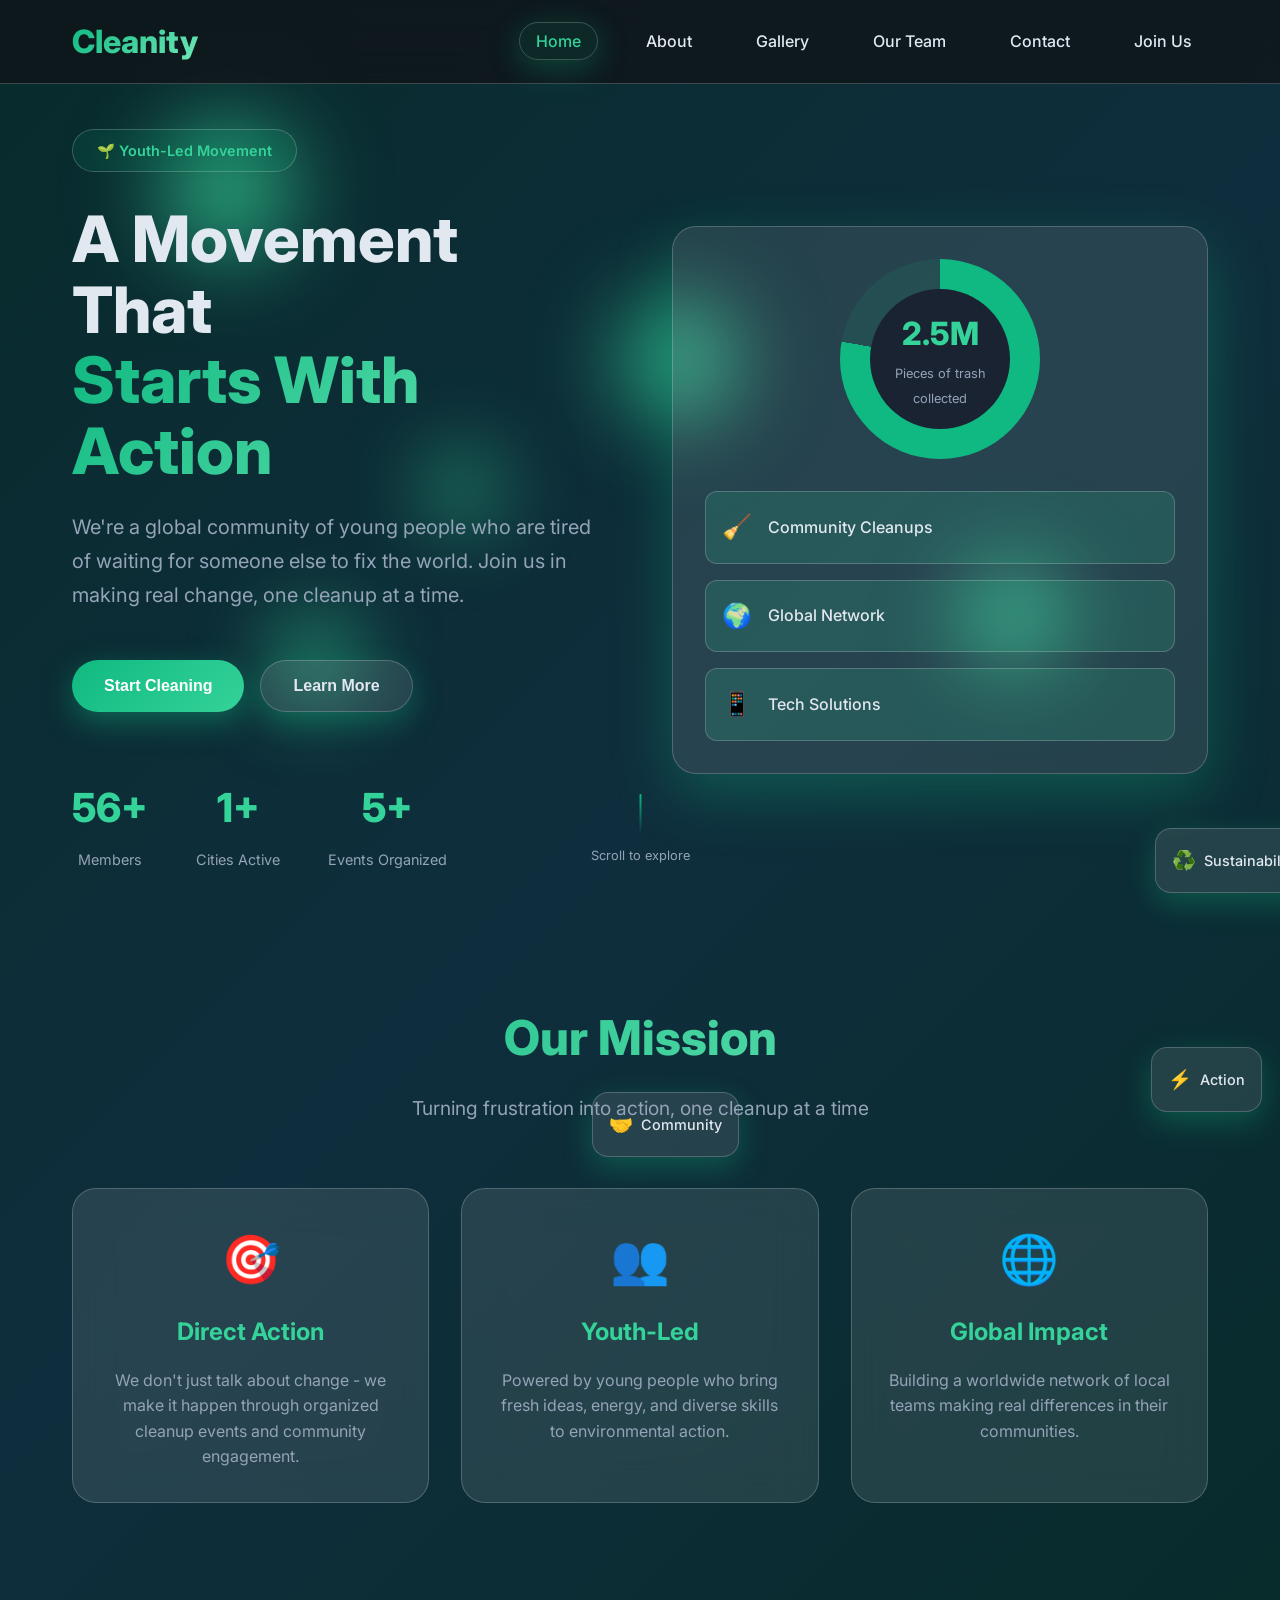
<file: index.html>
<!DOCTYPE html>
<html lang="en">
<head>
    <meta charset="UTF-8">
    <meta name="viewport" content="width=device-width, initial-scale=1.0">
    <title>Cleanity - Youth Movement for Change</title>
    <link href="https://fonts.googleapis.com/css2?family=Inter:wght@300;400;500;600;700;800&display=swap" rel="stylesheet">
    <link rel="stylesheet" href="styles.css">
</head>
<body>
    <!-- Animated Background -->
    <div class="background-animation">
        <div class="floating-orb orb-1"></div>
        <div class="floating-orb orb-2"></div>
        <div class="floating-orb orb-3"></div>
        <div class="floating-orb orb-4"></div>
        <div class="floating-orb orb-5"></div>
    </div>

    <!-- Header -->
    <header class="glass-header">
        <nav class="nav-container">
            <div class="logo-container">
                <div class="logo-animation">
                    <span class="logo-text">Cleanity</span>
                    <div class="logo-underline"></div>
                </div>
            </div>
            <ul class="nav-menu">
                <li><a href="index.html" class="nav-link active">Home</a></li>
                <li><a href="about.html" class="nav-link">About</a></li>
                <li><a href="gallery.html" class="nav-link">Gallery</a></li>
                <li><a href="team.html" class="nav-link">Our Team</a></li>
                <li><a href="contact.html" class="nav-link">Contact</a></li>
                <li><a href="join.html" class="nav-link">Join Us</a></li>
            </ul>
            <div class="nav-toggle">
                <span></span>
                <span></span>
                <span></span>
            </div>
        </nav>
    </header>

    <!-- Hero Section -->
    <section id="home" class="hero-section">
        <div class="hero-container">
            <div class="hero-content">
                <div class="hero-badge">
                    <span class="badge-text">🌱 Youth-Led Movement</span>
                </div>
                <h1 class="hero-title">
                    <span class="title-line">A Movement That</span>
                    <span class="title-line title-accent">Starts With Action</span>
                </h1>
                <p class="hero-description">
                    We're a global community of young people who are tired of waiting for someone else to fix the world. 
                    Join us in making real change, one cleanup at a time.
                </p>
                <div class="hero-buttons">
                    <button class="btn btn-primary">
                        <span>Start Cleaning</span>
                        <div class="btn-ripple"></div>
                    </button>
                    <button class="btn btn-secondary">
                        <span>Learn More</span>
                        <div class="btn-ripple"></div>
                    </button>
                </div>
                <div class="hero-stats">
                    <div class="stat-item">
                        <div class="stat-number" data-stat="members">200+</div>
                        <div class="stat-label">Members</div>
                    </div>
                    <div class="stat-item">
                        <div class="stat-number" data-stat="citiesActive">5</div>
                        <div class="stat-label">Cities Active</div>
                    </div>
                    <div class="stat-item">
                        <div class="stat-number" data-stat="eventsOrganized">20+</div>
                        <div class="stat-label">Events Organized</div>
                    </div>
                </div>
            </div>
            <div class="hero-visual">
                <div class="glass-card main-card">
                    <div class="card-content">
                        <div class="impact-circle">
                            <div class="circle-progress"></div>
                            <div class="circle-text">
                                <span class="circle-number" data-stat="trashCollected">2.5M</span>
                                <span class="circle-label">Pieces of trash collected</span>
                            </div>
                        </div>
                        <div class="action-items">
                            <div class="action-item">
                                <span class="action-icon">🧹</span>
                                <span class="action-text">Community Cleanups</span>
                            </div>
                            <div class="action-item">
                                <span class="action-icon">🌍</span>
                                <span class="action-text">Global Network</span>
                            </div>
                            <div class="action-item">
                                <span class="action-icon">📱</span>
                                <span class="action-text">Tech Solutions</span>
                            </div>
                        </div>
                    </div>
                </div>
                <div class="floating-cards">
                    <div class="mini-card card-1">
                        <span class="card-emoji">♻️</span>
                        <span class="card-text">Sustainability</span>
                    </div>
                    <div class="mini-card card-2">
                        <span class="card-emoji">🤝</span>
                        <span class="card-text">Community</span>
                    </div>
                    <div class="mini-card card-3">
                        <span class="card-emoji">⚡</span>
                        <span class="card-text">Action</span>
                    </div>
                </div>
            </div>
        </div>
        <div class="scroll-indicator">
            <div class="scroll-arrow"></div>
            <span class="scroll-text">Scroll to explore</span>
        </div>
    </section>

    <!-- Mission Section -->
    <section id="about" class="mission-section">
        <div class="section-container">
            <div class="section-header">
                <h2 class="section-title">Our Mission</h2>
                <p class="section-subtitle">Turning frustration into action, one cleanup at a time</p>
            </div>
            <div class="mission-grid">
                <div class="mission-card">
                    <div class="card-icon">🎯</div>
                    <h3 class="card-title">Direct Action</h3>
                    <p class="card-description">We don't just talk about change - we make it happen through organized cleanup events and community engagement.</p>
                </div>
                <div class="mission-card">
                    <div class="card-icon">👥</div>
                    <h3 class="card-title">Youth-Led</h3>
                    <p class="card-description">Powered by young people who bring fresh ideas, energy, and diverse skills to environmental action.</p>
                </div>
                <div class="mission-card">
                    <div class="card-icon">🌐</div>
                    <h3 class="card-title">Global Impact</h3>
                    <p class="card-description">Building a worldwide network of local teams making real differences in their communities.</p>
                </div>
            </div>
        </div>
    </section>

    <script src="script.js"></script>
</body>
</html>
</file>
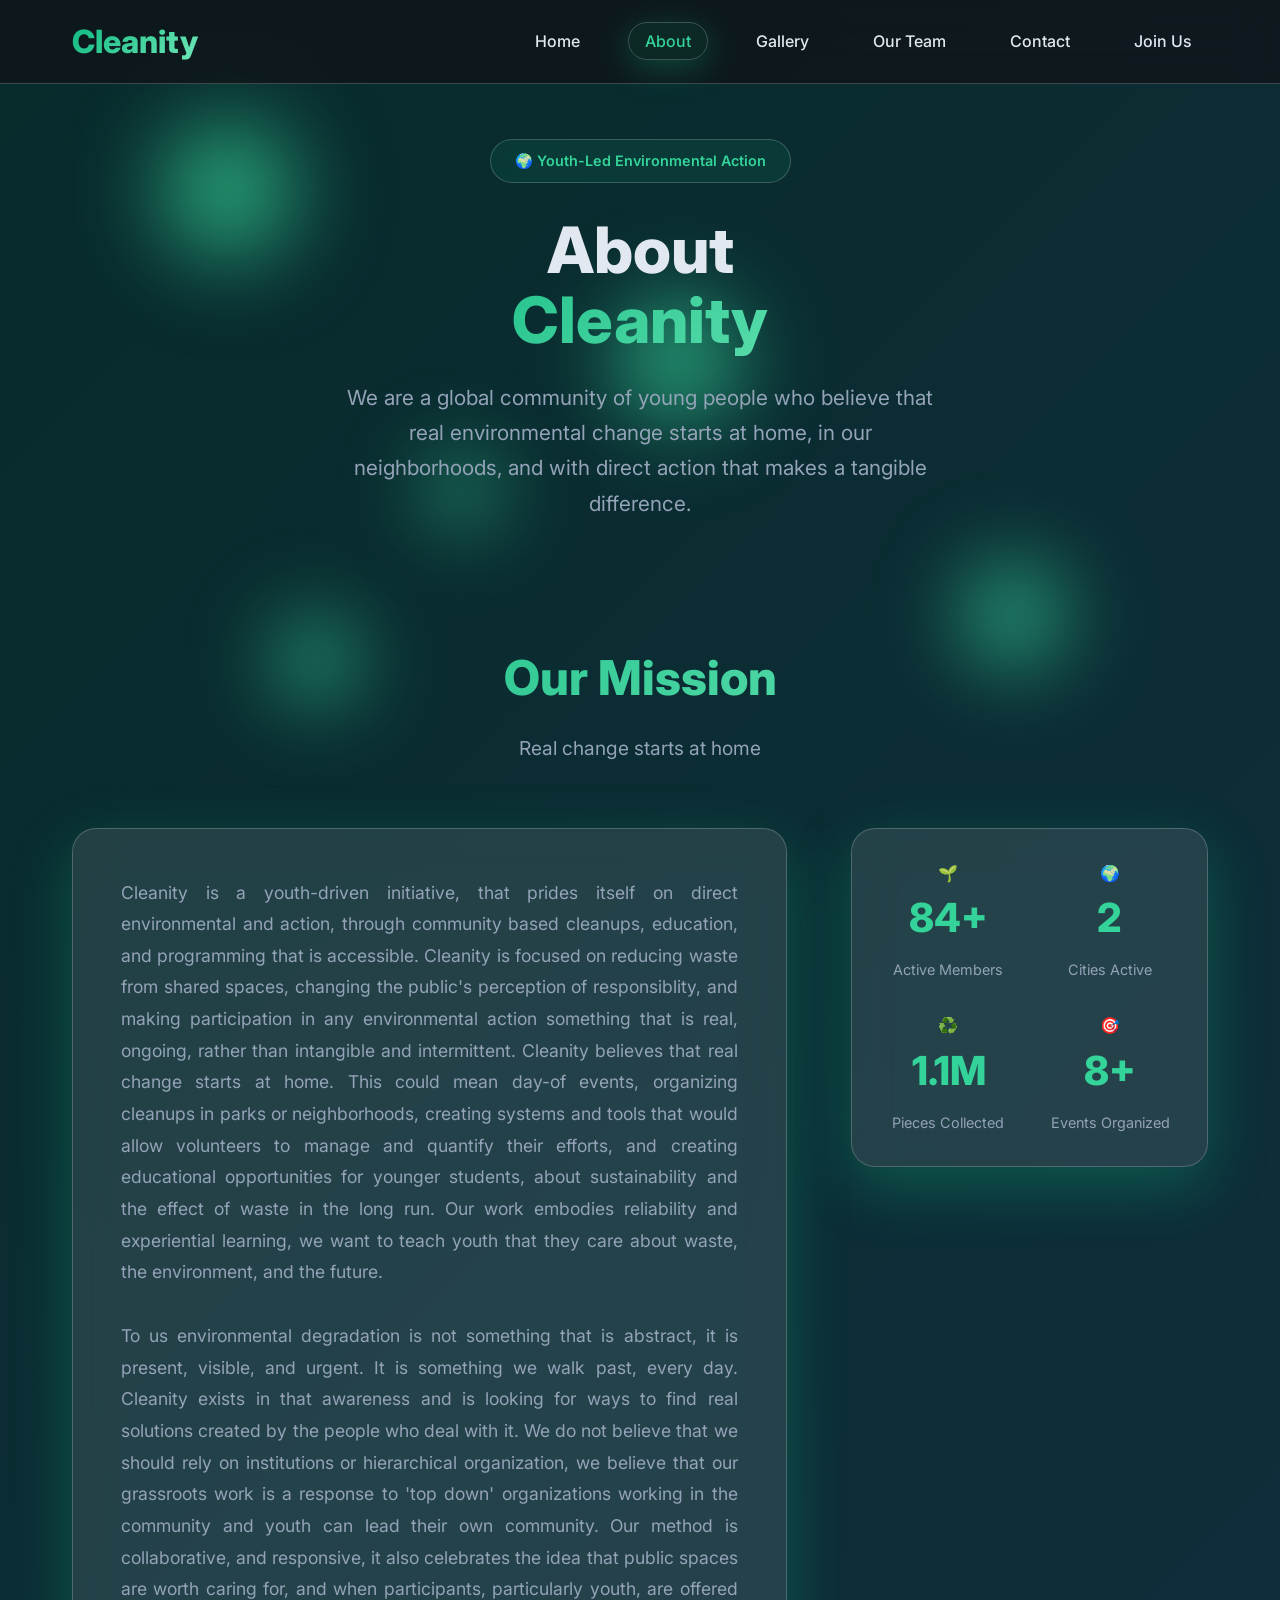
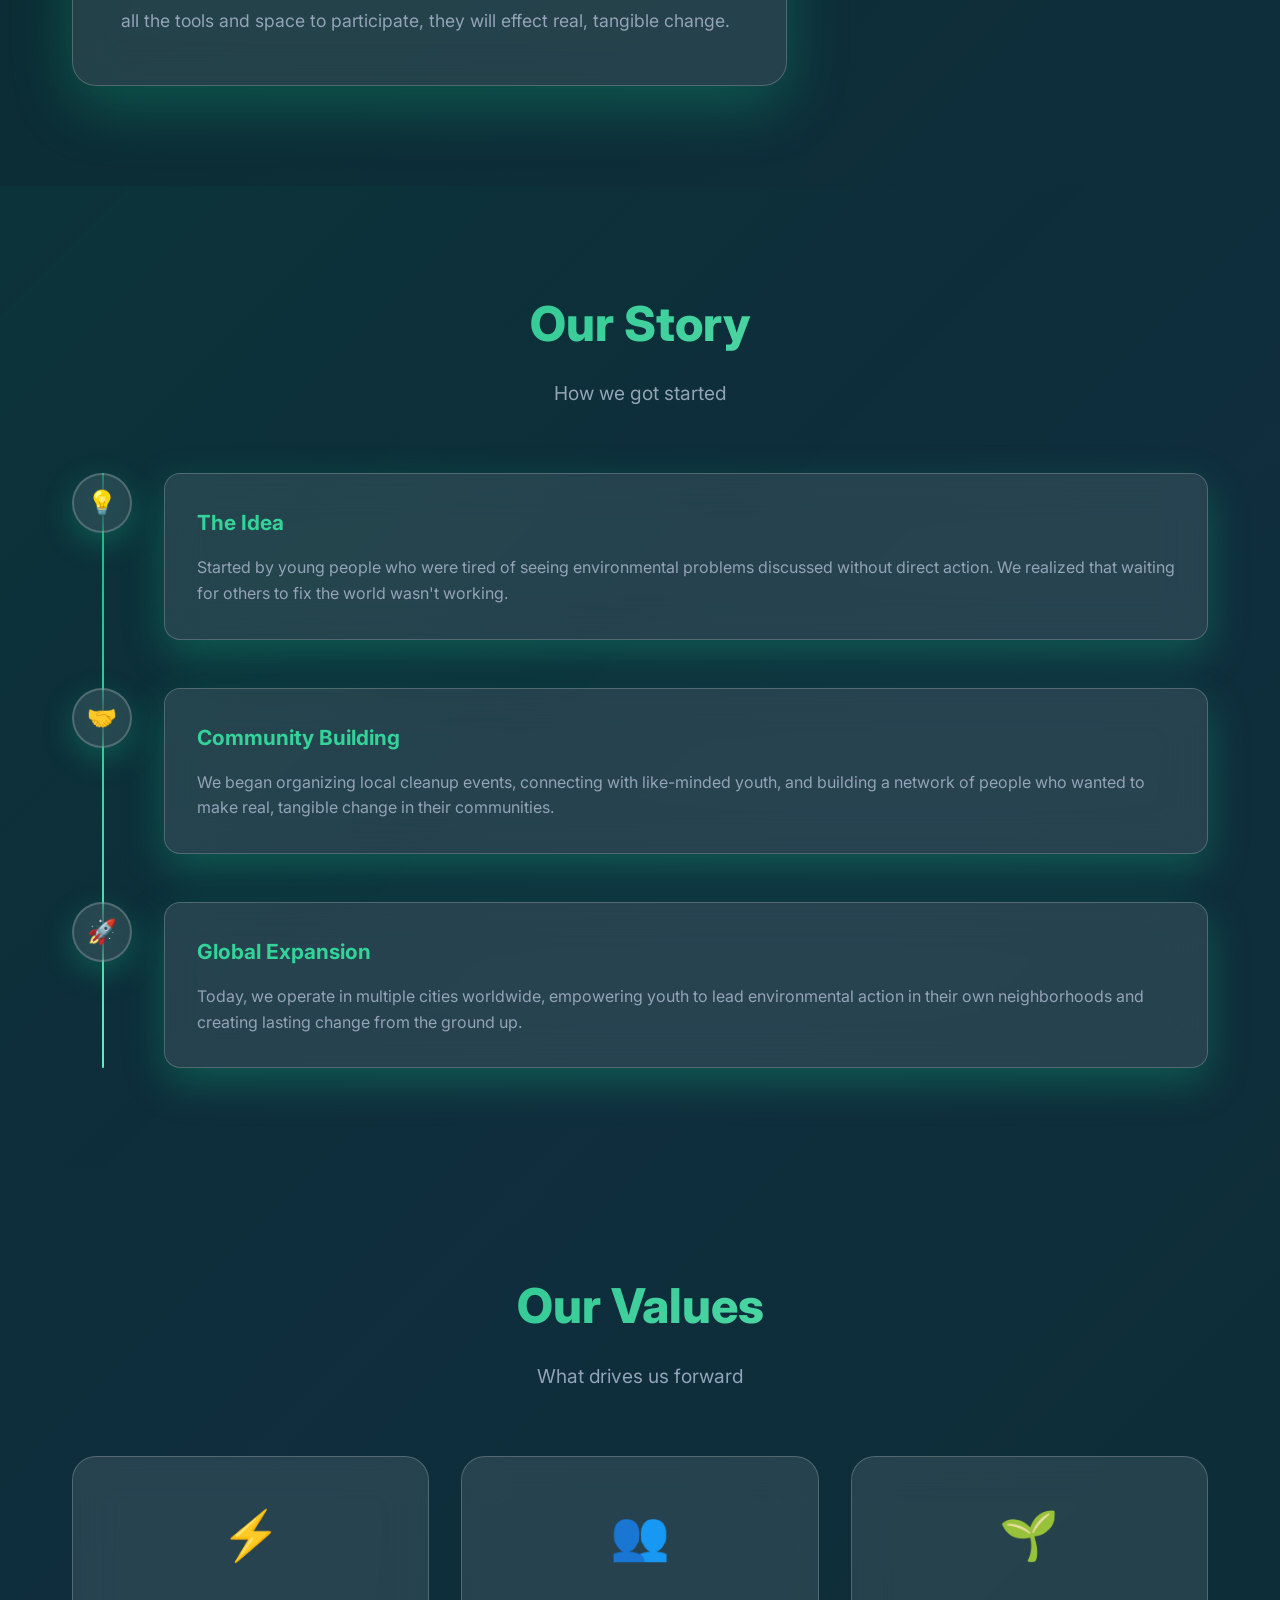
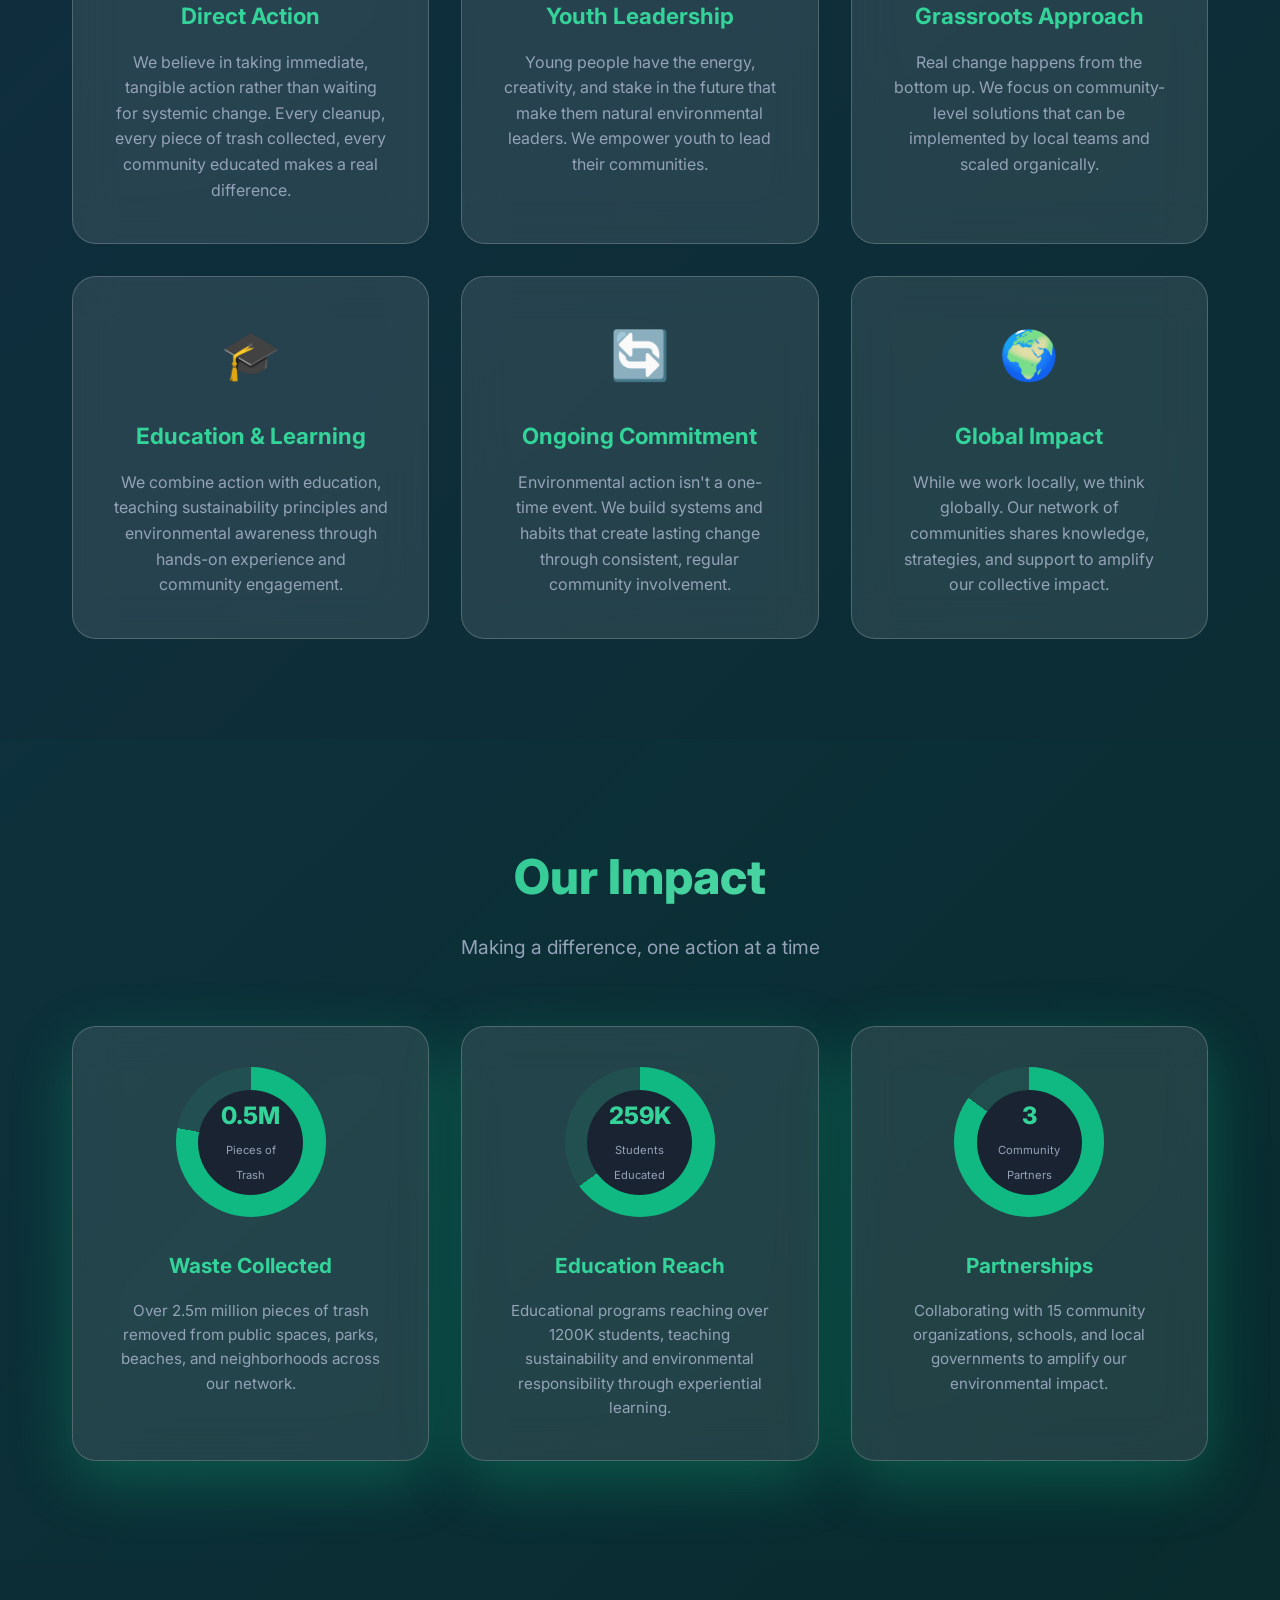
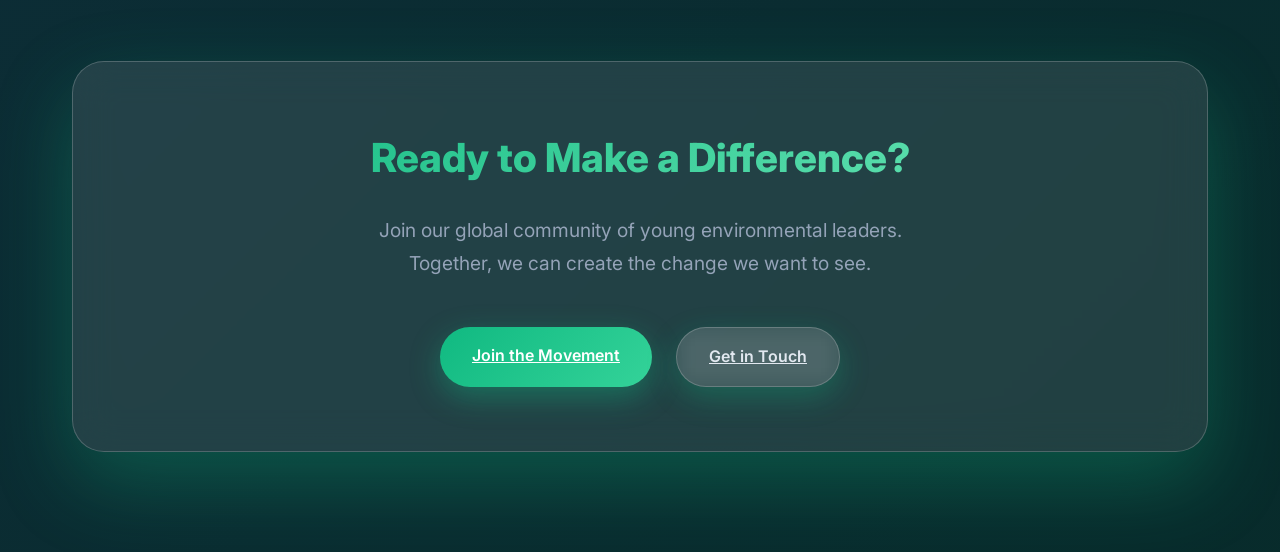
<file: about.html>
<!DOCTYPE html>
<html lang="en">
<head>
    <meta charset="UTF-8">
    <meta name="viewport" content="width=device-width, initial-scale=1.0">
    <title>About Us - Cleanity</title>
    <link href="https://fonts.googleapis.com/css2?family=Inter:wght@300;400;500;600;700;800&display=swap" rel="stylesheet">
    <link rel="stylesheet" href="styles.css">
    <link rel="stylesheet" href="about.css">
</head>
<body>
    <!-- Animated Background -->
    <div class="background-animation">
        <div class="floating-orb orb-1"></div>
        <div class="floating-orb orb-2"></div>
        <div class="floating-orb orb-3"></div>
        <div class="floating-orb orb-4"></div>
        <div class="floating-orb orb-5"></div>
    </div>

    <!-- Header -->
    <header class="glass-header">
        <nav class="nav-container">
            <div class="logo-container">
                <div class="logo-animation">
                    <span class="logo-text">Cleanity</span>
                    <div class="logo-underline"></div>
                </div>
            </div>
            <ul class="nav-menu">
                <li><a href="index.html" class="nav-link">Home</a></li>
                <li><a href="about.html" class="nav-link active">About</a></li>
                <li><a href="gallery.html" class="nav-link">Gallery</a></li>
                <li><a href="team.html" class="nav-link">Our Team</a></li>
                <li><a href="contact.html" class="nav-link">Contact</a></li>
                <li><a href="join.html" class="nav-link">Join Us</a></li>
            </ul>
            <div class="nav-toggle">
                <span></span>
                <span></span>
                <span></span>
            </div>
        </nav>
    </header>

    <!-- About Hero Section -->
    <section class="about-hero">
        <div class="about-hero-container">
            <div class="about-hero-content">
                <div class="hero-badge">
                    <span class="badge-text">🌍 Youth-Led Environmental Action</span>
                </div>
                <h1 class="about-hero-title">
                    <span class="title-line">About</span>
                    <span class="title-line title-accent">Cleanity</span>
                </h1>
                <p class="about-hero-description">
                    We are a global community of young people who believe that real environmental change starts at home, 
                    in our neighborhoods, and with direct action that makes a tangible difference.
                </p>
            </div>
        </div>
    </section>

    <!-- Our Mission Section -->
    <section class="mission-detailed-section">
        <div class="section-container">
            <div class="section-header">
                <h2 class="section-title">Our Mission</h2>
                <p class="section-subtitle">Real change starts at home</p>
            </div>
            <div class="mission-content">
                <div class="mission-text-card">
                    <p class="mission-paragraph">
                        Cleanity is a youth-driven initiative, that prides itself on direct environmental and action, through community based cleanups, education, and programming that is accessible. Cleanity is focused on reducing waste from shared spaces, changing the public's perception of responsiblity, and making participation in any environmental action something that is real, ongoing, rather than intangible and intermittent. Cleanity believes that real change starts at home. This could mean day-of events, organizing cleanups in parks or neighborhoods, creating systems and tools that would allow volunteers to manage and quantify their efforts, and creating educational opportunities for younger students, about sustainability and the effect of waste in the long run. Our work embodies reliability and experiential learning, we want to teach youth that they care about waste, the environment, and the future.
                    </p>
                    <p class="mission-paragraph">
                        To us environmental degradation is not something that is abstract, it is present, visible, and urgent. It is something we walk past, every day. Cleanity exists in that awareness and is looking for ways to find real solutions created by the people who deal with it. We do not believe that we should rely on institutions or hierarchical organization, we believe that our grassroots work is a response to 'top down' organizations working in the community and youth can lead their own community. Our method is collaborative, and responsive, it also celebrates the idea that public spaces are worth caring for, and when participants, particularly youth, are offered all the tools and space to participate, they will effect real, tangible change.
                    </p>
                </div>
                <div class="mission-visual">
                    <div class="mission-stats-card">
                        <div class="stat-item">
                            <div class="stat-icon">🌱</div>
                            <div class="stat-number" data-stat="members">200+</div>
                            <div class="stat-label">Active Members</div>
                        </div>
                        <div class="stat-item">
                            <div class="stat-icon">🌍</div>
                            <div class="stat-number" data-stat="citiesActive">5</div>
                            <div class="stat-label">Cities Active</div>
                        </div>
                        <div class="stat-item">
                            <div class="stat-icon">♻️</div>
                            <div class="stat-number" data-stat="trashCollected">2.5M</div>
                            <div class="stat-label">Pieces Collected</div>
                        </div>
                        <div class="stat-item">
                            <div class="stat-icon">🎯</div>
                            <div class="stat-number" data-stat="eventsOrganized">20+</div>
                            <div class="stat-label">Events Organized</div>
                        </div>
                    </div>
                </div>
            </div>
        </div>
    </section>

    <!-- Our Story Section -->
    <section class="story-section">
        <div class="section-container">
            <div class="section-header">
                <h2 class="section-title">Our Story</h2>
                <p class="section-subtitle">How we got started</p>
            </div>
            <div class="story-content">
                <div class="story-timeline">
                    <div class="timeline-item">
                        <div class="timeline-icon">💡</div>
                        <div class="timeline-content">
                            <h3 class="timeline-title">The Idea</h3>
                            <p class="timeline-description">
                                Started by young people who were tired of seeing environmental problems discussed without direct action. 
                                We realized that waiting for others to fix the world wasn't working.
                            </p>
                        </div>
                    </div>
                    <div class="timeline-item">
                        <div class="timeline-icon">🤝</div>
                        <div class="timeline-content">
                            <h3 class="timeline-title">Community Building</h3>
                            <p class="timeline-description">
                                We began organizing local cleanup events, connecting with like-minded youth, and building 
                                a network of people who wanted to make real, tangible change in their communities.
                            </p>
                        </div>
                    </div>
                    <div class="timeline-item">
                        <div class="timeline-icon">🚀</div>
                        <div class="timeline-content">
                            <h3 class="timeline-title">Global Expansion</h3>
                            <p class="timeline-description">
                                Today, we operate in multiple cities worldwide, empowering youth to lead environmental 
                                action in their own neighborhoods and creating lasting change from the ground up.
                            </p>
                        </div>
                    </div>
                </div>
            </div>
        </div>
    </section>

    <!-- Our Values Section -->
    <section class="values-section">
        <div class="section-container">
            <div class="section-header">
                <h2 class="section-title">Our Values</h2>
                <p class="section-subtitle">What drives us forward</p>
            </div>
            <div class="values-grid">
                <div class="value-card">
                    <div class="value-icon">⚡</div>
                    <h3 class="value-title">Direct Action</h3>
                    <p class="value-description">
                        We believe in taking immediate, tangible action rather than waiting for systemic change. 
                        Every cleanup, every piece of trash collected, every community educated makes a real difference.
                    </p>
                </div>
                <div class="value-card">
                    <div class="value-icon">👥</div>
                    <h3 class="value-title">Youth Leadership</h3>
                    <p class="value-description">
                        Young people have the energy, creativity, and stake in the future that make them natural environmental leaders. 
                        We empower youth to lead their communities.
                    </p>
                </div>
                <div class="value-card">
                    <div class="value-icon">🌱</div>
                    <h3 class="value-title">Grassroots Approach</h3>
                    <p class="value-description">
                        Real change happens from the bottom up. We focus on community-level solutions that can be 
                        implemented by local teams and scaled organically.
                    </p>
                </div>
                <div class="value-card">
                    <div class="value-icon">🎓</div>
                    <h3 class="value-title">Education & Learning</h3>
                    <p class="value-description">
                        We combine action with education, teaching sustainability principles and environmental awareness 
                        through hands-on experience and community engagement.
                    </p>
                </div>
                <div class="value-card">
                    <div class="value-icon">🔄</div>
                    <h3 class="value-title">Ongoing Commitment</h3>
                    <p class="value-description">
                        Environmental action isn't a one-time event. We build systems and habits that create 
                        lasting change through consistent, regular community involvement.
                    </p>
                </div>
                <div class="value-card">
                    <div class="value-icon">🌍</div>
                    <h3 class="value-title">Global Impact</h3>
                    <p class="value-description">
                        While we work locally, we think globally. Our network of communities shares knowledge, 
                        strategies, and support to amplify our collective impact.
                    </p>
                </div>
            </div>
        </div>
    </section>

    <!-- Impact Section -->
    <section class="impact-section">
        <div class="section-container">
            <div class="section-header">
                <h2 class="section-title">Our Impact</h2>
                <p class="section-subtitle">Making a difference, one action at a time</p>
            </div>
            <div class="impact-content">
                <div class="impact-grid">
                    <div class="impact-card">
                        <div class="impact-visual">
                            <div class="impact-circle">
                                <div class="circle-progress" data-progress="78"></div>
                                <div class="circle-text">
                                    <span class="circle-number" data-stat="trashCollected">2.5M</span>
                                    <span class="circle-label">Pieces of Trash</span>
                                </div>
                            </div>
                        </div>
                        <h3 class="impact-title">Waste Collected</h3>
                        <p class="impact-description">
                            Over <span data-stat="trashCollected">2.5 million</span> pieces of trash removed from public spaces, parks, 
                            beaches, and neighborhoods across our network.
                        </p>
                    </div>
                    <div class="impact-card">
                        <div class="impact-visual">
                            <div class="impact-circle">
                                <div class="circle-progress" data-progress="65"></div>
                                <div class="circle-text">
                                    <span class="circle-number" data-stat="studentsEducated">1,200</span>
                                    <span class="circle-label">Students Educated</span>
                                </div>
                            </div>
                        </div>
                        <h3 class="impact-title">Education Reach</h3>
                        <p class="impact-description">
                            Educational programs reaching over <span data-stat="studentsEducated">1,200</span> students, teaching sustainability 
                            and environmental responsibility through experiential learning.
                        </p>
                    </div>
                    <div class="impact-card">
                        <div class="impact-visual">
                            <div class="impact-circle">
                                <div class="circle-progress" data-progress="85"></div>
                                <div class="circle-text">
                                    <span class="circle-number" data-stat="communityPartners">15</span>
                                    <span class="circle-label">Community Partners</span>
                                </div>
                            </div>
                        </div>
                        <h3 class="impact-title">Partnerships</h3>
                        <p class="impact-description">
                            Collaborating with <span data-stat="communityPartners">15</span> community organizations, schools, and local governments 
                            to amplify our environmental impact.
                        </p>
                    </div>
                </div>
            </div>
        </div>
    </section>

    <!-- Call to Action Section -->
    <section class="cta-section">
        <div class="section-container">
            <div class="cta-content">
                <h2 class="cta-title">Ready to Make a Difference?</h2>
                <p class="cta-description">
                    Join our global community of young environmental leaders. Together, we can create the change we want to see.
                </p>
                <div class="cta-buttons">
                    <a href="join.html" class="btn btn-primary">
                        <span>Join the Movement</span>
                        <div class="btn-ripple"></div>
                    </a>
                    <a href="contact.html" class="btn btn-secondary">
                        <span>Get in Touch</span>
                        <div class="btn-ripple"></div>
                    </a>
                </div>
            </div>
        </div>
    </section>

    <script src="script.js"></script>
    <script src="about.js"></script>
</body>
</html>
</file>
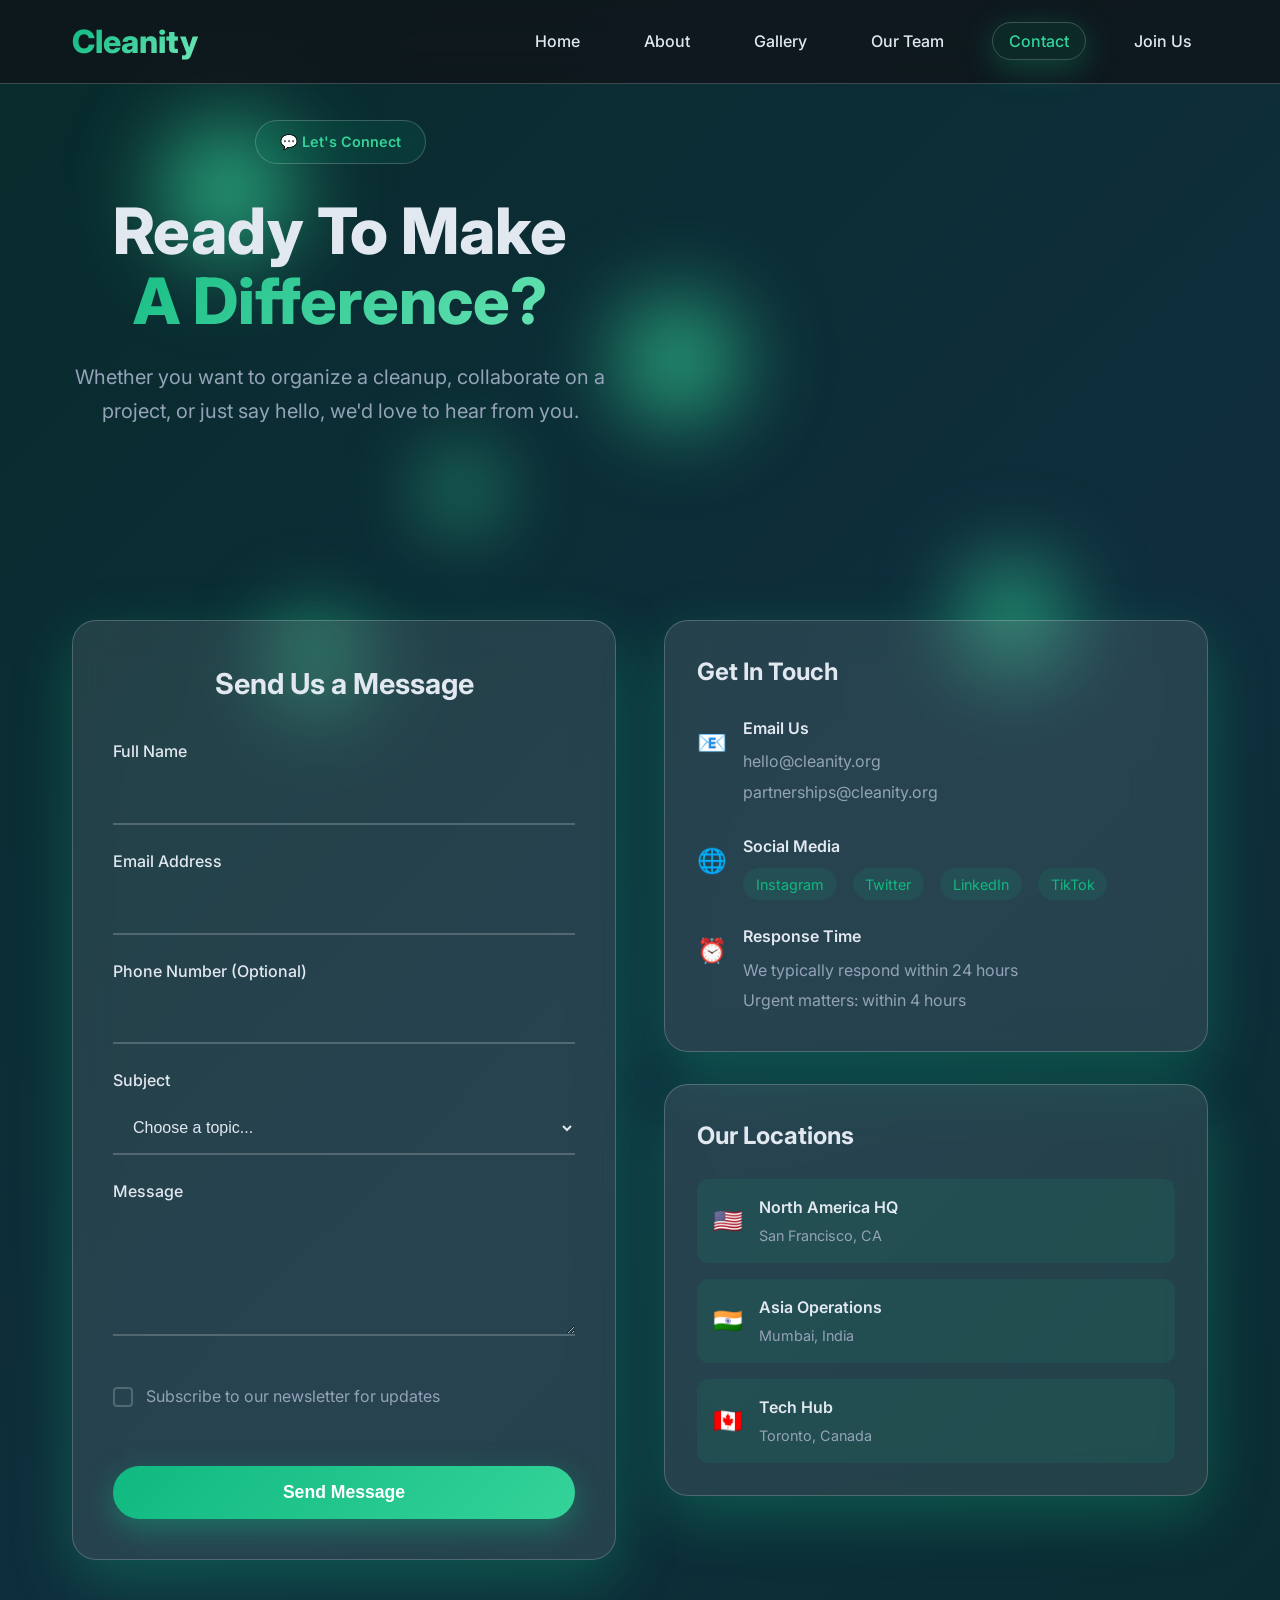
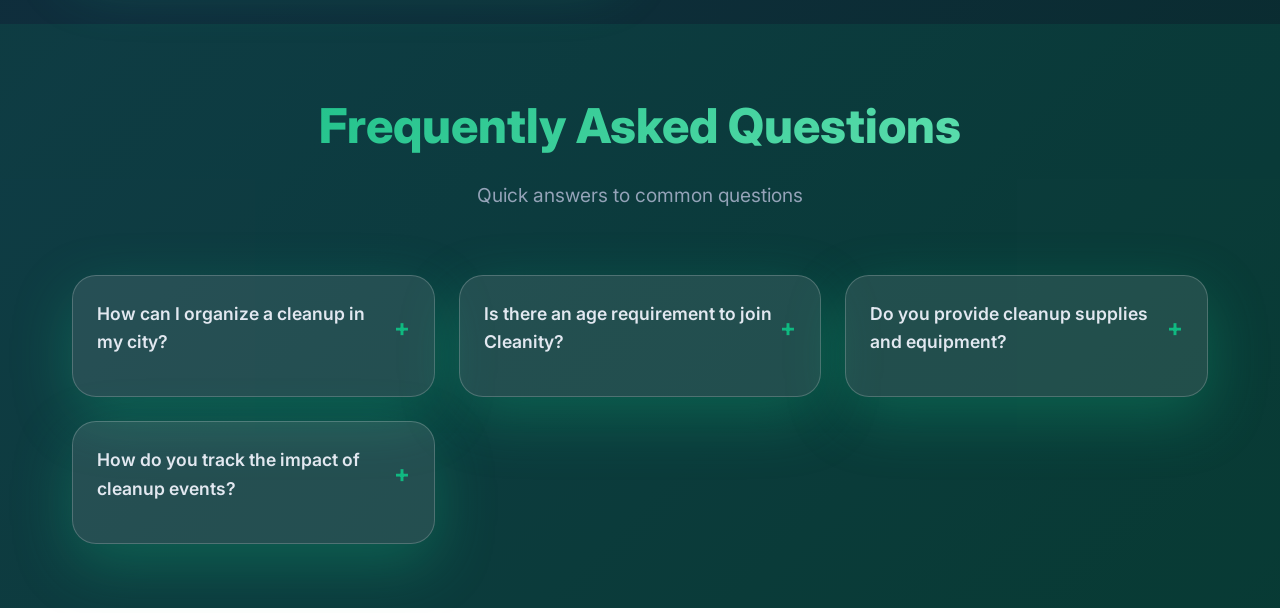
<file: contact.html>
<!DOCTYPE html>
<html lang="en">
<head>
    <meta charset="UTF-8">
    <meta name="viewport" content="width=device-width, initial-scale=1.0">
    <title>Contact Us - Cleanity</title>
    <link href="https://fonts.googleapis.com/css2?family=Inter:wght@300;400;500;600;700;800&display=swap" rel="stylesheet">
    <link rel="stylesheet" href="styles.css">
    <link rel="stylesheet" href="contact.css">
</head>
<body>
    <!-- Animated Background -->
    <div class="background-animation">
        <div class="floating-orb orb-1"></div>
        <div class="floating-orb orb-2"></div>
        <div class="floating-orb orb-3"></div>
        <div class="floating-orb orb-4"></div>
        <div class="floating-orb orb-5"></div>
    </div>

    <!-- Header -->
    <header class="glass-header">
        <nav class="nav-container">
            <div class="logo-container">
                <div class="logo-animation">
                    <span class="logo-text">Cleanity</span>
                    <div class="logo-underline"></div>
                </div>
            </div>
            <ul class="nav-menu">
                <li><a href="index.html" class="nav-link">Home</a></li>
                <li><a href="about.html" class="nav-link">About</a></li>
                <li><a href="gallery.html" class="nav-link">Gallery</a></li>
                <li><a href="team.html" class="nav-link">Our Team</a></li>
                <li><a href="contact.html" class="nav-link active">Contact</a></li>
                <li><a href="join.html" class="nav-link">Join Us</a></li>
            </ul>
            <div class="nav-toggle">
                <span></span>
                <span></span>
                <span></span>
            </div>
        </nav>
    </header>

    <!-- Contact Hero Section -->
    <section class="contact-hero">
        <div class="hero-container">
            <div class="hero-content">
                <div class="hero-badge">
                    <span class="badge-text">💬 Let's Connect</span>
                </div>
                <h1 class="hero-title">
                    <span class="title-line">Ready To Make</span>
                    <span class="title-line title-accent">A Difference?</span>
                </h1>
                <p class="hero-description">
                    Whether you want to organize a cleanup, collaborate on a project, or just say hello, we'd love to hear from you.
                </p>
            </div>
        </div>
    </section>

    <!-- Contact Form Section -->
    <section class="contact-form-section">
        <div class="section-container">
            <div class="contact-grid">
                <div class="contact-form-container">
                    <div class="glass-card form-card">
                        <h2 class="form-title">Send Us a Message</h2>
                        <form class="contact-form" id="contactForm">
                            <div class="form-group">
                                <label for="name" class="form-label">Full Name</label>
                                <input type="text" id="name" name="name" class="form-input" required>
                                <div class="input-underline"></div>
                            </div>
                            
                            <div class="form-group">
                                <label for="email" class="form-label">Email Address</label>
                                <input type="email" id="email" name="email" class="form-input" required>
                                <div class="input-underline"></div>
                            </div>
                            
                            <div class="form-group">
                                <label for="phone" class="form-label">Phone Number (Optional)</label>
                                <input type="tel" id="phone" name="phone" class="form-input">
                                <div class="input-underline"></div>
                            </div>
                            
                            <div class="form-group">
                                <label for="subject" class="form-label">Subject</label>
                                <select id="subject" name="subject" class="form-select" required>
                                    <option value="">Choose a topic...</option>
                                    <option value="cleanup">Organize a Cleanup</option>
                                    <option value="partnership">Partnership Opportunity</option>
                                    <option value="volunteer">Become a Volunteer</option>
                                    <option value="media">Media Inquiry</option>
                                    <option value="technical">Technical Support</option>
                                    <option value="general">General Question</option>
                                </select>
                                <div class="input-underline"></div>
                            </div>
                            
                            <div class="form-group">
                                <label for="message" class="form-label">Message</label>
                                <textarea id="message" name="message" class="form-textarea" rows="5" required></textarea>
                                <div class="input-underline"></div>
                            </div>
                            
                            <div class="form-group checkbox-group">
                                <label class="checkbox-label">
                                    <input type="checkbox" id="newsletter" name="newsletter" class="form-checkbox">
                                    <span class="checkbox-custom"></span>
                                    <span class="checkbox-text">Subscribe to our newsletter for updates</span>
                                </label>
                            </div>
                            
                            <button type="submit" class="btn btn-primary form-submit">
                                <span>Send Message</span>
                                <div class="btn-ripple"></div>
                            </button>
                        </form>
                    </div>
                </div>
                
                <div class="contact-info-container">
                    <div class="glass-card info-card">
                        <h3 class="info-title">Get In Touch</h3>
                        <div class="contact-methods">
                            <div class="contact-method">
                                <div class="method-icon">📧</div>
                                <div class="method-content">
                                    <h4 class="method-title">Email Us</h4>
                                    <p class="method-description">hello@cleanity.org</p>
                                    <p class="method-description">partnerships@cleanity.org</p>
                                </div>
                            </div>
                            
                            <div class="contact-method">
                                <div class="method-icon">🌐</div>
                                <div class="method-content">
                                    <h4 class="method-title">Social Media</h4>
                                    <div class="social-links">
                                        <a href="#" class="social-link">Instagram</a>
                                        <a href="#" class="social-link">Twitter</a>
                                        <a href="#" class="social-link">LinkedIn</a>
                                        <a href="#" class="social-link">TikTok</a>
                                    </div>
                                </div>
                            </div>
                            
                            <div class="contact-method">
                                <div class="method-icon">⏰</div>
                                <div class="method-content">
                                    <h4 class="method-title">Response Time</h4>
                                    <p class="method-description">We typically respond within 24 hours</p>
                                    <p class="method-description">Urgent matters: within 4 hours</p>
                                </div>
                            </div>
                        </div>
                    </div>
                    
                    <div class="glass-card location-card">
                        <h3 class="info-title">Our Locations</h3>
                        <div class="locations">
                            <div class="location-item">
                                <div class="location-flag">🇺🇸</div>
                                <div class="location-info">
                                    <h4 class="location-name">North America HQ</h4>
                                    <p class="location-address">San Francisco, CA</p>
                                </div>
                            </div>
                            
                            <div class="location-item">
                                <div class="location-flag">🇮🇳</div>
                                <div class="location-info">
                                    <h4 class="location-name">Asia Operations</h4>
                                    <p class="location-address">Mumbai, India</p>
                                </div>
                            </div>
                            
                            <div class="location-item">
                                <div class="location-flag">🇨🇦</div>
                                <div class="location-info">
                                    <h4 class="location-name">Tech Hub</h4>
                                    <p class="location-address">Toronto, Canada</p>
                                </div>
                            </div>
                        </div>
                    </div>
                </div>
            </div>
        </div>
    </section>

    <!-- FAQ Section -->
    <section class="faq-section">
        <div class="section-container">
            <div class="section-header">
                <h2 class="section-title">Frequently Asked Questions</h2>
                <p class="section-subtitle">Quick answers to common questions</p>
            </div>
            
            <div class="faq-grid">
                <div class="faq-item">
                    <div class="glass-card faq-card">
                        <div class="faq-question">
                            <h3 class="question-text">How can I organize a cleanup in my city?</h3>
                            <div class="question-icon">+</div>
                        </div>
                        <div class="faq-answer">
                            <p>Contact us through the form above with "Organize a Cleanup" as your subject. We'll connect you with our regional coordinator who will provide you with all the resources, training, and support you need to organize a successful cleanup event.</p>
                        </div>
                    </div>
                </div>
                
                <div class="faq-item">
                    <div class="glass-card faq-card">
                        <div class="faq-question">
                            <h3 class="question-text">Is there an age requirement to join Cleanity?</h3>
                            <div class="question-icon">+</div>
                        </div>
                        <div class="faq-answer">
                            <p>While Cleanity is youth-led, we welcome supporters of all ages! For leadership positions, we typically look for individuals aged 16-30, but volunteers can participate at any age with appropriate supervision for minors.</p>
                        </div>
                    </div>
                </div>
                
                <div class="faq-item">
                    <div class="glass-card faq-card">
                        <div class="faq-question">
                            <h3 class="question-text">Do you provide cleanup supplies and equipment?</h3>
                            <div class="question-icon">+</div>
                        </div>
                        <div class="faq-answer">
                            <p>Yes! We provide starter kits for new cleanup organizers including gloves, trash bags, safety vests, and data collection sheets. For larger events, we can connect you with local sponsors and partners for additional supplies.</p>
                        </div>
                    </div>
                </div>
                
                <div class="faq-item">
                    <div class="glass-card faq-card">
                        <div class="faq-question">
                            <h3 class="question-text">How do you track the impact of cleanup events?</h3>
                            <div class="question-icon">+</div>
                        </div>
                        <div class="faq-answer">
                            <p>We use our custom mobile app and data collection system to track metrics like pounds of trash collected, number of volunteers, types of waste found, and areas cleaned. This data helps us measure our global impact and improve future events.</p>
                        </div>
                    </div>
                </div>
            </div>
        </div>
    </section>

    <script src="script.js"></script>
    <script src="contact.js"></script>
</body>
</html>
</file>
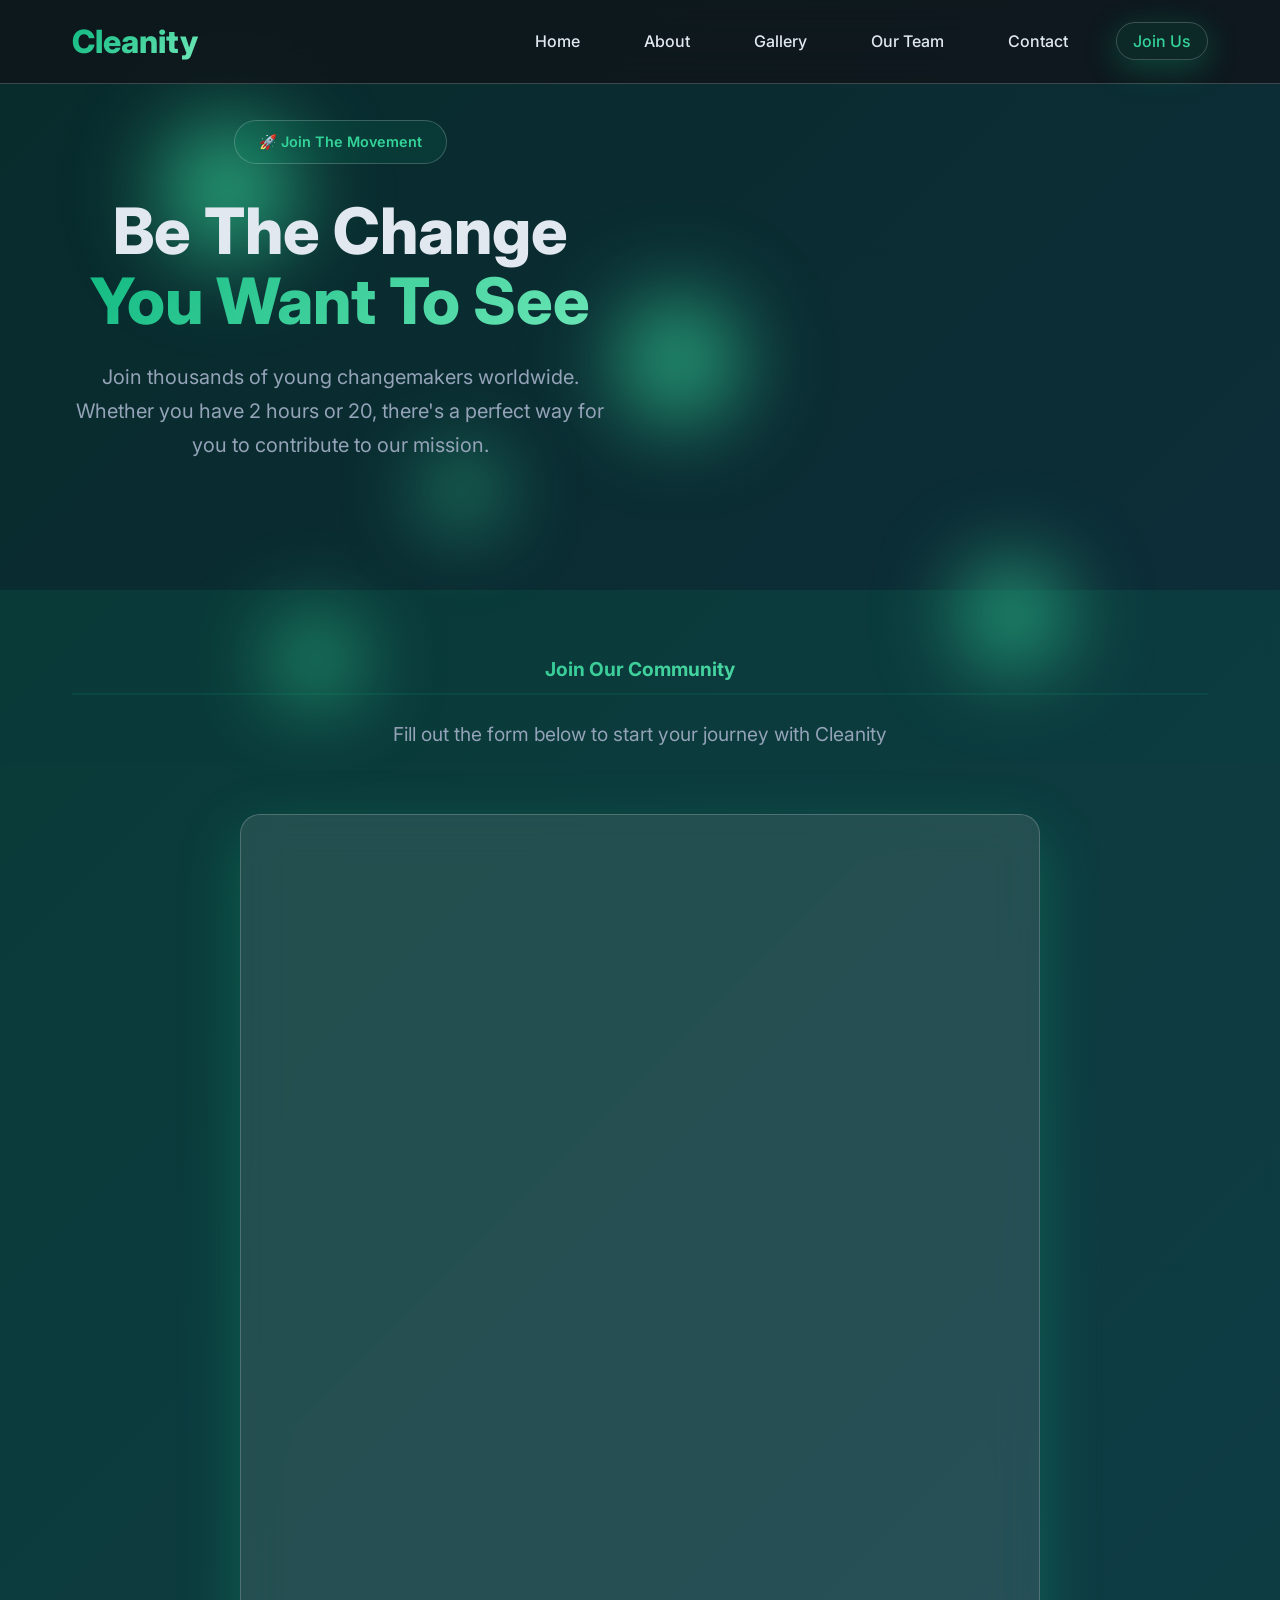
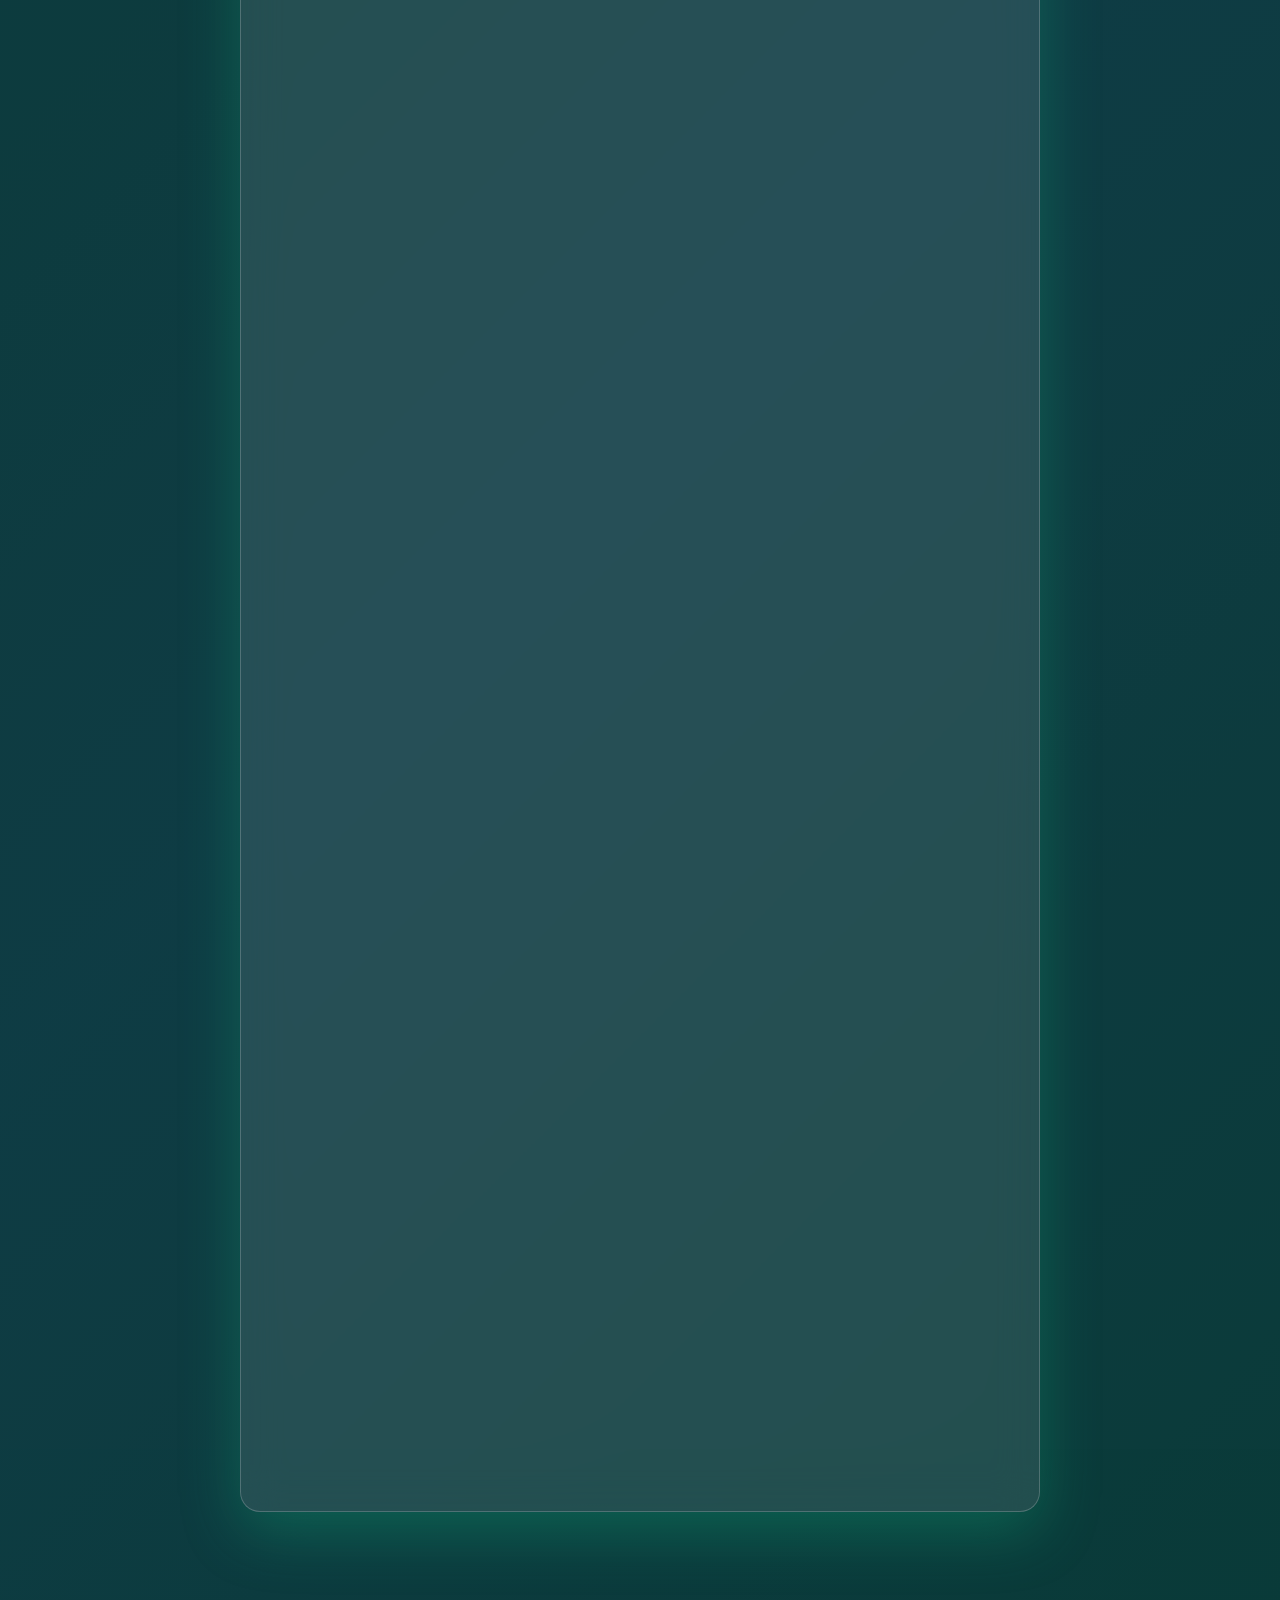
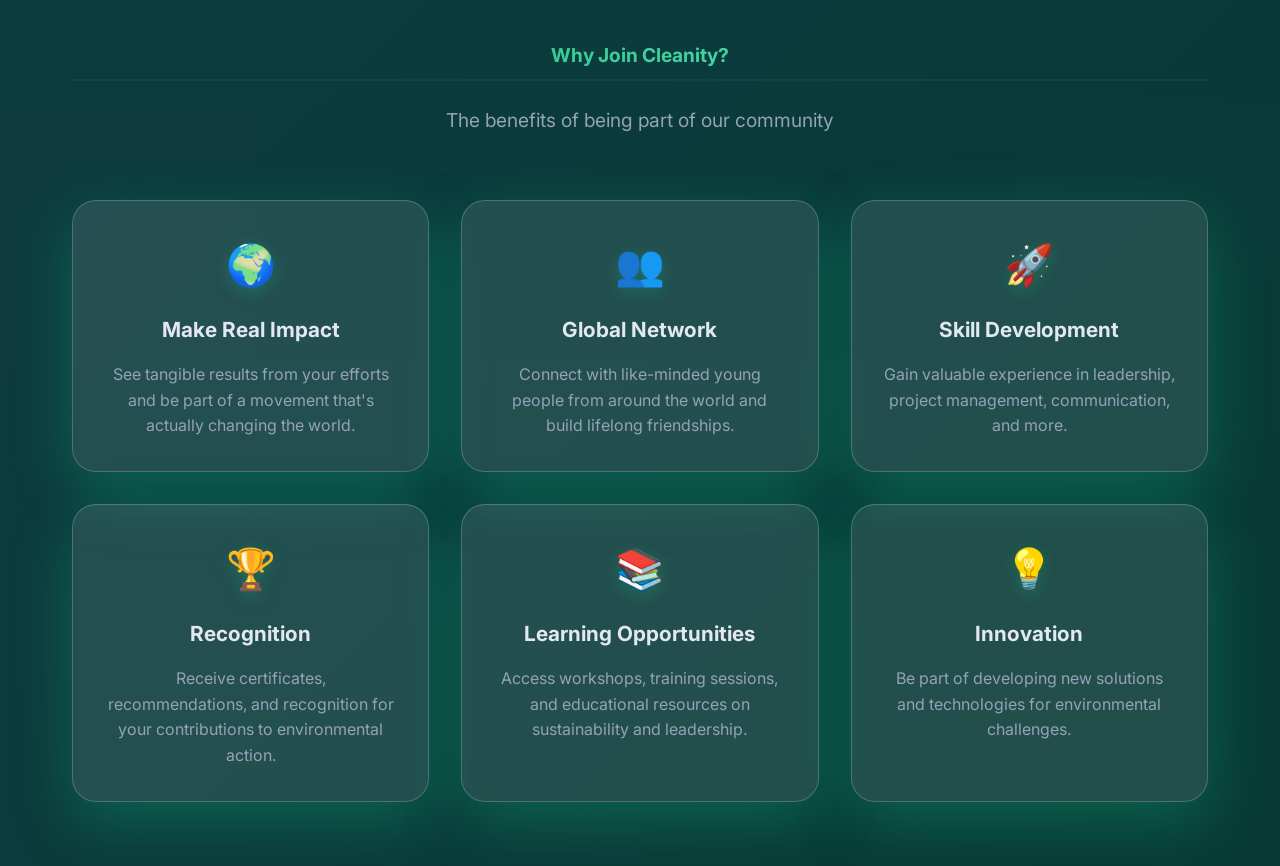
<file: join.html>
<!DOCTYPE html>
<html lang="en">
<head>
    <meta charset="UTF-8">
    <meta name="viewport" content="width=device-width, initial-scale=1.0">
    <title>Join Us - Cleanity</title>
    <link href="https://fonts.googleapis.com/css2?family=Inter:wght@300;400;500;600;700;800&display=swap" rel="stylesheet">
    <link rel="stylesheet" href="styles.css">
    <link rel="stylesheet" href="join.css">
</head>
<body>
    <!-- Animated Background -->
    <div class="background-animation">
        <div class="floating-orb orb-1"></div>
        <div class="floating-orb orb-2"></div>
        <div class="floating-orb orb-3"></div>
        <div class="floating-orb orb-4"></div>
        <div class="floating-orb orb-5"></div>
    </div>

    <!-- Header -->
    <header class="glass-header">
        <nav class="nav-container">
            <div class="logo-container">
                <div class="logo-animation">
                    <span class="logo-text">Cleanity</span>
                    <div class="logo-underline"></div>
                </div>
            </div>
            <ul class="nav-menu">
                <li><a href="index.html" class="nav-link">Home</a></li>
                <li><a href="about.html" class="nav-link">About</a></li>
                <li><a href="gallery.html" class="nav-link">Gallery</a></li>
                <li><a href="team.html" class="nav-link">Our Team</a></li>
                <li><a href="contact.html" class="nav-link">Contact</a></li>
                <li><a href="join.html" class="nav-link active">Join Us</a></li>
            </ul>
            <div class="nav-toggle">
                <span></span>
                <span></span>
                <span></span>
            </div>
        </nav>
    </header>

    <!-- Join Hero Section -->
    <section class="join-hero">
        <div class="hero-container">
            <div class="hero-content">
                <div class="hero-badge">
                    <span class="badge-text">🚀 Join The Movement</span>
                </div>
                <h1 class="hero-title">
                    <span class="title-line">Be The Change</span>
                    <span class="title-line title-accent">You Want To See</span>
                </h1>
                <p class="hero-description">
                    Join thousands of young changemakers worldwide. Whether you have 2 hours or 20, there's a perfect way for you to contribute to our mission.
                </p>
            </div>
        </div>
    </section>

    <!-- Application Form Section -->
    <section class="application-form-section">
        <div class="section-container">
            <div class="section-header">
                <h2 class="section-title">Join Our Community</h2>
                <p class="section-subtitle">Fill out the form below to start your journey with Cleanity</p>
            </div>
            
            <div class="form-container">
                <div class="glass-card form-card">
                    <iframe src="https://docs.google.com/forms/d/e/1FAIpQLSf_187LPiatmMX4ixNldVlmnEn_3Ymu5OkdGHG3F7Oaa-oFfQ/viewform?embedded=true" 
                            width="100%" 
                            height="2225" 
                            frameborder="0" 
                            marginheight="0" 
                            marginwidth="0">
                        Yükleniyor…
                    </iframe>
                </div>
            </div>
        </div>
    </section>

    <!-- Why Join Section -->
    <section class="why-join-section">
        <div class="section-container">
            <div class="section-header">
                <h2 class="section-title">Why Join Cleanity?</h2>
                <p class="section-subtitle">The benefits of being part of our community</p>
            </div>
            
            <div class="benefits-grid">
                <div class="benefit-item">
                    <div class="glass-card benefit-card">
                        <div class="benefit-icon">🌍</div>
                        <h3 class="benefit-title">Make Real Impact</h3>
                        <p class="benefit-description">See tangible results from your efforts and be part of a movement that's actually changing the world.</p>
                    </div>
                </div>
                
                <div class="benefit-item">
                    <div class="glass-card benefit-card">
                        <div class="benefit-icon">👥</div>
                        <h3 class="benefit-title">Global Network</h3>
                        <p class="benefit-description">Connect with like-minded young people from around the world and build lifelong friendships.</p>
                    </div>
                </div>
                
                <div class="benefit-item">
                    <div class="glass-card benefit-card">
                        <div class="benefit-icon">🚀</div>
                        <h3 class="benefit-title">Skill Development</h3>
                        <p class="benefit-description">Gain valuable experience in leadership, project management, communication, and more.</p>
                    </div>
                </div>
                
                <div class="benefit-item">
                    <div class="glass-card benefit-card">
                        <div class="benefit-icon">🏆</div>
                        <h3 class="benefit-title">Recognition</h3>
                        <p class="benefit-description">Receive certificates, recommendations, and recognition for your contributions to environmental action.</p>
                    </div>
                </div>
                
                <div class="benefit-item">
                    <div class="glass-card benefit-card">
                        <div class="benefit-icon">📚</div>
                        <h3 class="benefit-title">Learning Opportunities</h3>
                        <p class="benefit-description">Access workshops, training sessions, and educational resources on sustainability and leadership.</p>
                    </div>
                </div>
                
                <div class="benefit-item">
                    <div class="glass-card benefit-card">
                        <div class="benefit-icon">💡</div>
                        <h3 class="benefit-title">Innovation</h3>
                        <p class="benefit-description">Be part of developing new solutions and technologies for environmental challenges.</p>
                    </div>
                </div>
            </div>
        </div>
    </section>

    <script src="script.js"></script>
    <script src="join.js"></script>
</body>
</html>
</file>
<file: styles.css>
/* Reset and Base Styles */
* {
    margin: 0;
    padding: 0;
    box-sizing: border-box;
}

:root {
    /* Green Palette */
    --primary-green: #10b981;
    --primary-green-light: #34d399;
    --primary-green-dark: #059669;
    --accent-green: #6ee7b7;
    --surface-green: rgba(16, 185, 129, 0.1);
    --surface-green-light: rgba(52, 211, 153, 0.15);
    
    /* Glass Colors */
    --glass-bg: rgba(255, 255, 255, 0.1);
    --glass-border: rgba(255, 255, 255, 0.2);
    --glass-shadow: rgba(16, 185, 129, 0.3);
    
    /* Dark Variants */
    --dark-bg: #0f1419;
    --dark-surface: #1a2332;
    --dark-text: #e2e8f0;
    --dark-text-secondary: #94a3b8;
    
    /* Typography */
    --font-primary: 'Inter', sans-serif;
    
    /* Spacing */
    --container-max-width: 1200px;
    --section-padding: 100px 0;
}

body {
    font-family: var(--font-primary);
    background: linear-gradient(135deg, #0f1419 0%, #1a2332 50%, #0f1419 100%);
    color: var(--dark-text);
    overflow-x: hidden;
    line-height: 1.6;
}

/* Animated Background */
.background-animation {
    position: fixed;
    top: 0;
    left: 0;
    width: 100%;
    height: 100%;
    pointer-events: none;
    z-index: -1;
}

.floating-orb {
    position: absolute;
    border-radius: 50%;
    background: radial-gradient(circle, var(--primary-green-light) 0%, transparent 70%);
    filter: blur(40px);
    animation: float 20s infinite ease-in-out;
}

.orb-1 {
    width: 200px;
    height: 200px;
    top: 10%;
    left: 10%;
    animation-delay: 0s;
}

.orb-2 {
    width: 150px;
    height: 150px;
    top: 60%;
    right: 15%;
    animation-delay: -5s;
}

.orb-3 {
    width: 120px;
    height: 120px;
    bottom: 20%;
    left: 20%;
    animation-delay: -10s;
}

.orb-4 {
    width: 180px;
    height: 180px;
    top: 30%;
    right: 40%;
    animation-delay: -15s;
}

.orb-5 {
    width: 100px;
    height: 100px;
    bottom: 40%;
    right: 60%;
    animation-delay: -7s;
}

@keyframes float {
    0%, 100% {
        transform: translate(0, 0) rotate(0deg);
        opacity: 0.3;
    }
    25% {
        transform: translate(50px, -30px) rotate(90deg);
        opacity: 0.6;
    }
    50% {
        transform: translate(-30px, 50px) rotate(180deg);
        opacity: 0.4;
    }
    75% {
        transform: translate(-50px, -20px) rotate(270deg);
        opacity: 0.7;
    }
}

/* Glass Header */
.glass-header {
    position: fixed;
    top: 0;
    left: 0;
    right: 0;
    z-index: 1000;
    backdrop-filter: blur(20px);
    background: rgba(15, 20, 25, 0.8);
    border-bottom: 1px solid var(--glass-border);
    transition: all 0.3s ease;
}

.nav-container {
    max-width: var(--container-max-width);
    margin: 0 auto;
    padding: 1rem 2rem;
    display: flex;
    justify-content: space-between;
    align-items: center;
}

.logo-container {
    position: relative;
}

.logo-animation {
    position: relative;
    overflow: hidden;
}

.logo-text {
    font-size: 2rem;
    font-weight: 800;
    background: linear-gradient(135deg, var(--primary-green), var(--accent-green));
    -webkit-background-clip: text;
    -webkit-text-fill-color: transparent;
    background-clip: text;
    animation: logoGlow 3s ease-in-out infinite alternate;
}

.logo-underline {
    position: absolute;
    bottom: -5px;
    left: 0;
    width: 0;
    height: 3px;
    background: linear-gradient(90deg, var(--primary-green), var(--accent-green));
    border-radius: 2px;
    animation: underlineExpand 2s ease-out forwards;
}

@keyframes logoGlow {
    0% {
        filter: drop-shadow(0 0 5px var(--primary-green));
    }
    100% {
        filter: drop-shadow(0 0 20px var(--accent-green));
    }
}

@keyframes underlineExpand {
    0% { width: 0; }
    100% { width: 100%; }
}

.nav-menu {
    display: flex;
    list-style: none;
    gap: 2rem;
}

.nav-link {
    color: var(--dark-text);
    text-decoration: none;
    font-weight: 500;
    position: relative;
    transition: all 0.3s ease;
    padding: 0.5rem 1rem;
    border-radius: 25px;
}

.nav-link:hover,
.nav-link.active {
    color: var(--primary-green-light);
    background: var(--surface-green);
    backdrop-filter: blur(10px);
    border: 1px solid var(--glass-border);
    box-shadow: 0 8px 32px var(--glass-shadow);
}

.nav-toggle {
    display: none;
    flex-direction: column;
    cursor: pointer;
}

.nav-toggle span {
    width: 25px;
    height: 3px;
    background: var(--primary-green);
    margin: 3px 0;
    border-radius: 2px;
    transition: 0.3s;
}

/* Hero Section */
.hero-section {
    min-height: 100vh;
    display: flex;
    align-items: center;
    position: relative;
    padding-top: 100px;
}

.hero-container {
    max-width: var(--container-max-width);
    margin: 0 auto;
    padding: 0 2rem;
    display: grid;
    grid-template-columns: 1fr 1fr;
    gap: 4rem;
    align-items: center;
}

.hero-content {
    animation: slideInLeft 1s ease-out;
}

.hero-badge {
    display: inline-block;
    padding: 0.5rem 1.5rem;
    background: var(--surface-green);
    backdrop-filter: blur(10px);
    border: 1px solid var(--glass-border);
    border-radius: 50px;
    margin-bottom: 2rem;
    animation: pulse 2s infinite;
}

.badge-text {
    font-size: 0.9rem;
    font-weight: 600;
    color: var(--primary-green-light);
}

@keyframes pulse {
    0%, 100% {
        transform: scale(1);
        box-shadow: 0 0 20px var(--glass-shadow);
    }
    50% {
        transform: scale(1.05);
        box-shadow: 0 0 40px var(--glass-shadow);
    }
}

.hero-title {
    font-size: 4rem;
    font-weight: 800;
    line-height: 1.1;
    margin-bottom: 1.5rem;
}

.title-line {
    display: block;
    opacity: 0;
    animation: titleReveal 0.8s ease-out forwards;
}

.title-line:nth-child(1) {
    animation-delay: 0.2s;
}

.title-line:nth-child(2) {
    animation-delay: 0.4s;
}

.title-accent {
    background: linear-gradient(135deg, var(--primary-green), var(--accent-green));
    -webkit-background-clip: text;
    -webkit-text-fill-color: transparent;
    background-clip: text;
    position: relative;
}

@keyframes titleReveal {
    0% {
        opacity: 0;
        transform: translateY(50px);
    }
    100% {
        opacity: 1;
        transform: translateY(0);
    }
}

.hero-description {
    font-size: 1.25rem;
    color: var(--dark-text-secondary);
    margin-bottom: 3rem;
    line-height: 1.7;
    animation: fadeInUp 1s ease-out 0.6s both;
}

.hero-buttons {
    display: flex;
    gap: 1rem;
    margin-bottom: 4rem;
    animation: fadeInUp 1s ease-out 0.8s both;
}

.btn {
    position: relative;
    padding: 1rem 2rem;
    border: none;
    border-radius: 50px;
    font-size: 1rem;
    font-weight: 600;
    cursor: pointer;
    transition: all 0.3s ease;
    overflow: hidden;
    backdrop-filter: blur(10px);
}

.btn-primary {
    background: linear-gradient(135deg, var(--primary-green), var(--primary-green-light));
    color: white;
    box-shadow: 0 10px 30px rgba(16, 185, 129, 0.4);
}

.btn-secondary {
    background: var(--glass-bg);
    border: 1px solid var(--glass-border);
    color: var(--dark-text);
    box-shadow: 0 10px 30px var(--glass-shadow);
}

.btn:hover {
    transform: translateY(-3px);
    box-shadow: 0 15px 40px rgba(16, 185, 129, 0.6);
}

.btn-ripple {
    position: absolute;
    border-radius: 50%;
    background: rgba(255, 255, 255, 0.3);
    transform: scale(0);
    animation: ripple 0.6s linear;
    pointer-events: none;
}

@keyframes ripple {
    to {
        transform: scale(4);
        opacity: 0;
    }
}

.hero-stats {
    display: flex;
    gap: 3rem;
    animation: fadeInUp 1s ease-out 1s both;
}

.stat-item {
    text-align: center;
}

.stat-number {
    font-size: 2.5rem;
    font-weight: 800;
    color: var(--primary-green-light);
    display: block;
    animation: countUp 2s ease-out 1.2s both;
}

.stat-label {
    font-size: 0.9rem;
    color: var(--dark-text-secondary);
    margin-top: 0.5rem;
}

@keyframes countUp {
    0% {
        transform: scale(0.5);
        opacity: 0;
    }
    100% {
        transform: scale(1);
        opacity: 1;
    }
}

/* Hero Visual */
.hero-visual {
    position: relative;
    animation: slideInRight 1s ease-out 0.4s both;
}

.glass-card {
    background: var(--glass-bg);
    backdrop-filter: blur(20px);
    border: 1px solid var(--glass-border);
    border-radius: 24px;
    padding: 2rem;
    box-shadow: 0 20px 60px var(--glass-shadow);
    position: relative;
    overflow: hidden;
}

.glass-card::before {
    content: '';
    position: absolute;
    top: 0;
    left: -100%;
    width: 100%;
    height: 100%;
    background: linear-gradient(90deg, transparent, rgba(255, 255, 255, 0.1), transparent);
    animation: shimmer 3s infinite;
}

@keyframes shimmer {
    0% { left: -100%; }
    100% { left: 100%; }
}

.impact-circle {
    position: relative;
    width: 200px;
    height: 200px;
    margin: 0 auto 2rem;
}

.circle-progress {
    width: 100%;
    height: 100%;
    border-radius: 50%;
    background: conic-gradient(
        var(--primary-green) 0deg 280deg,
        var(--surface-green) 280deg 360deg
    );
    display: flex;
    align-items: center;
    justify-content: center;
    animation: progressSpin 3s ease-out;
}

.circle-progress::before {
    content: '';
    width: 70%;
    height: 70%;
    background: var(--dark-surface);
    border-radius: 50%;
    backdrop-filter: blur(10px);
}

.circle-text {
    position: absolute;
    top: 50%;
    left: 50%;
    transform: translate(-50%, -50%);
    text-align: center;
}

.circle-number {
    font-size: 2rem;
    font-weight: 800;
    color: var(--primary-green-light);
    display: block;
}

.circle-label {
    font-size: 0.8rem;
    color: var(--dark-text-secondary);
    margin-top: 0.5rem;
}

@keyframes progressSpin {
    0% {
        background: conic-gradient(
            var(--primary-green) 0deg 0deg,
            var(--surface-green) 0deg 360deg
        );
    }
    100% {
        background: conic-gradient(
            var(--primary-green) 0deg 280deg,
            var(--surface-green) 280deg 360deg
        );
    }
}

.action-items {
    display: flex;
    flex-direction: column;
    gap: 1rem;
}

.action-item {
    display: flex;
    align-items: center;
    gap: 1rem;
    padding: 1rem;
    background: var(--surface-green-light);
    border-radius: 12px;
    border: 1px solid var(--glass-border);
    transition: all 0.3s ease;
}

.action-item:hover {
    transform: translateX(10px);
    box-shadow: 0 10px 30px var(--glass-shadow);
}

.action-icon {
    font-size: 1.5rem;
}

.action-text {
    color: var(--dark-text);
    font-weight: 500;
}

.floating-cards {
    position: absolute;
    width: 100%;
    height: 100%;
    pointer-events: none;
}

.mini-card {
    position: absolute;
    background: var(--glass-bg);
    backdrop-filter: blur(10px);
    border: 1px solid var(--glass-border);
    border-radius: 16px;
    padding: 1rem;
    display: flex;
    align-items: center;
    gap: 0.5rem;
    box-shadow: 0 10px 30px var(--glass-shadow);
    animation: floatCard 6s ease-in-out infinite;
}

.card-1 {
    top: 10%;
    right: -20%;
    animation-delay: 0s;
}

.card-2 {
    bottom: 30%;
    left: -15%;
    animation-delay: -2s;
}

.card-3 {
    top: 50%;
    right: -10%;
    animation-delay: -4s;
}

.card-emoji {
    font-size: 1.2rem;
}

.card-text {
    color: var(--dark-text);
    font-weight: 500;
    font-size: 0.9rem;
}

@keyframes floatCard {
    0%, 100% {
        transform: translateY(0) rotate(0deg);
    }
    50% {
        transform: translateY(-20px) rotate(2deg);
    }
}

.scroll-indicator {
    position: absolute;
    bottom: 2rem;
    left: 50%;
    transform: translateX(-50%);
    text-align: center;
    animation: bounce 2s infinite;
}

.scroll-arrow {
    width: 2px;
    height: 40px;
    background: linear-gradient(to bottom, var(--primary-green), transparent);
    margin: 0 auto 0.5rem;
    border-radius: 1px;
}

.scroll-text {
    color: var(--dark-text-secondary);
    font-size: 0.8rem;
}

@keyframes bounce {
    0%, 20%, 50%, 80%, 100% {
        transform: translateX(-50%) translateY(0);
    }
    40% {
        transform: translateX(-50%) translateY(-10px);
    }
    60% {
        transform: translateX(-50%) translateY(-5px);
    }
}

/* Mission Section */
.mission-section {
    padding: var(--section-padding);
    position: relative;
}

.section-container {
    max-width: var(--container-max-width);
    margin: 0 auto;
    padding: 0 2rem;
}

.section-header {
    text-align: center;
    margin-bottom: 4rem;
}

.section-title {
    font-size: 3rem;
    font-weight: 800;
    margin-bottom: 1rem;
    background: linear-gradient(135deg, var(--primary-green), var(--accent-green));
    -webkit-background-clip: text;
    -webkit-text-fill-color: transparent;
    background-clip: text;
}

.section-subtitle {
    font-size: 1.2rem;
    color: var(--dark-text-secondary);
}

.mission-grid {
    display: grid;
    grid-template-columns: repeat(auto-fit, minmax(300px, 1fr));
    gap: 2rem;
}

.mission-card {
    background: var(--glass-bg);
    backdrop-filter: blur(20px);
    border: 1px solid var(--glass-border);
    border-radius: 24px;
    padding: 2rem;
    text-align: center;
    transition: all 0.3s ease;
    position: relative;
    overflow: hidden;
}

.mission-card:hover {
    transform: translateY(-10px);
    box-shadow: 0 30px 60px var(--glass-shadow);
}

.mission-card::before {
    content: '';
    position: absolute;
    top: -50%;
    left: -50%;
    width: 200%;
    height: 200%;
    background: radial-gradient(circle, var(--surface-green) 0%, transparent 70%);
    opacity: 0;
    transition: opacity 0.3s ease;
}

.mission-card:hover::before {
    opacity: 1;
}

.card-icon {
    font-size: 3rem;
    margin-bottom: 1rem;
    display: block;
    position: relative;
    z-index: 1;
}

.card-title {
    font-size: 1.5rem;
    font-weight: 700;
    margin-bottom: 1rem;
    color: var(--primary-green-light);
    position: relative;
    z-index: 1;
}

.card-description {
    color: var(--dark-text-secondary);
    line-height: 1.6;
    position: relative;
    z-index: 1;
}

/* Animations */
@keyframes slideInLeft {
    0% {
        opacity: 0;
        transform: translateX(-100px);
    }
    100% {
        opacity: 1;
        transform: translateX(0);
    }
}

@keyframes slideInRight {
    0% {
        opacity: 0;
        transform: translateX(100px);
    }
    100% {
        opacity: 1;
        transform: translateX(0);
    }
}

@keyframes fadeInUp {
    0% {
        opacity: 0;
        transform: translateY(50px);
    }
    100% {
        opacity: 1;
        transform: translateY(0);
    }
}

/* Responsive Design */
@media (max-width: 768px) {
    .nav-menu {
        display: none;
    }
    
    .nav-toggle {
        display: flex;
    }
    
    .hero-container {
        grid-template-columns: 1fr;
        gap: 2rem;
        text-align: center;
    }
    
    .hero-title {
        font-size: 2.5rem;
    }
    
    .hero-buttons {
        flex-direction: column;
        align-items: center;
    }
    
    .hero-stats {
        justify-content: center;
        gap: 2rem;
    }
    
    .section-title {
        font-size: 2rem;
    }
    
    .mission-grid {
        grid-template-columns: 1fr;
    }
}

@media (max-width: 480px) {
    .hero-container {
        padding: 0 1rem;
    }
    
    .hero-title {
        font-size: 2rem;
    }
    
    .hero-description {
        font-size: 1rem;
    }
    
    .hero-stats {
        flex-direction: column;
        gap: 1rem;
    }
}

/* Modal Base Styles */
.form-modal {
    position: fixed;
    top: 0;
    left: 0;
    width: 100%;
    height: 100%;
    background: rgba(0, 0, 0, 0.8);
    backdrop-filter: blur(10px);
    display: none;
    align-items: center;
    justify-content: center;
    z-index: 1000;
    padding: 2rem;
}

.form-modal.active {
    display: flex;
}

.modal-overlay {
    position: absolute;
    top: 0;
    left: 0;
    width: 100%;
    height: 100%;
    cursor: pointer;
}

.modal-content {
    position: relative;
    max-width: 800px;
    width: 100%;
    max-height: 90vh;
    overflow-y: auto;
    animation: modalSlideIn 0.3s ease-out;
}

@keyframes modalSlideIn {
    from {
        opacity: 0;
        transform: translateY(-50px) scale(0.9);
    }
    to {
        opacity: 1;
        transform: translateY(0) scale(1);
    }
}

.form-header {
    display: flex;
    justify-content: space-between;
    align-items: center;
    padding: 2rem 2rem 1rem;
    border-bottom: 1px solid var(--glass-border);
}

.form-title {
    color: var(--dark-text);
    font-size: 1.8rem;
    font-weight: 700;
}

.close-btn {
    background: none;
    border: none;
    color: var(--dark-text-secondary);
    font-size: 2rem;
    cursor: pointer;
    transition: all 0.3s ease;
    padding: 0.5rem;
    border-radius: 50%;
}

.close-btn:hover {
    background: var(--surface-green);
    color: var(--primary-green);
}

/* Data Management Modal Styles */
.data-management-card {
    max-width: 800px;
    width: 100%;
    padding: 0;
    margin: 0;
}

.data-management-form .form-section {
    margin-bottom: 2rem;
}

.data-management-form .form-section:last-of-type {
    margin-bottom: 0;
}

.data-management-form .section-title {
    color: var(--primary-green);
    font-size: 1.2rem;
    font-weight: 600;
    margin-bottom: 1.5rem;
    display: flex;
    align-items: center;
    gap: 0.5rem;
}

.data-management-form .section-title::before {
    content: "📊";
    font-size: 1rem;
}

.data-management-form .form-row {
    display: grid;
    grid-template-columns: 1fr 1fr;
    gap: 1.5rem;
    margin-bottom: 1.5rem;
}

.data-management-form .form-group {
    position: relative;
}

.data-management-form .form-label {
    display: block;
    color: var(--dark-text-secondary);
    font-size: 0.9rem;
    font-weight: 500;
    margin-bottom: 0.5rem;
    transition: color 0.3s ease;
}

.data-management-form .form-input {
    width: 100%;
    padding: 0.75rem 0;
    background: transparent;
    border: none;
    border-bottom: 2px solid var(--glass-border);
    color: var(--dark-text);
    font-size: 1rem;
    transition: all 0.3s ease;
    outline: none;
}

.data-management-form .form-input:focus {
    border-bottom-color: var(--primary-green);
}

.data-management-form .form-input:focus + .input-underline {
    width: 100%;
}

.data-management-form .input-underline {
    position: absolute;
    bottom: 0;
    left: 0;
    height: 2px;
    width: 0;
    background: linear-gradient(90deg, var(--primary-green), var(--primary-green-light));
    transition: width 0.3s ease;
}

.data-management-form {
    padding: 2rem;
}

.data-management-form .form-actions {
    display: flex;
    justify-content: flex-end;
    gap: 1rem;
    padding-top: 2rem;
    border-top: 1px solid var(--glass-border);
    margin-top: 2rem;
}

/* Animation for success notification */
@keyframes slideInRight {
    from {
        transform: translateX(100%);
        opacity: 0;
    }
    to {
        transform: translateX(0);
        opacity: 1;
    }
}

/* Responsive adjustments for data management modal */
@media (max-width: 768px) {
    .data-management-card {
        margin: 1rem;
        max-width: calc(100% - 2rem);
    }
    
    .data-management-form .form-row {
        grid-template-columns: 1fr;
        gap: 1rem;
    }
    
    .data-management-form .form-actions {
        flex-direction: column-reverse;
    }
    
    .data-management-form .form-actions .btn {
        width: 100%;
    }
}
</file>
<file: about.css>
/* About Page Specific Styles */

/* About Hero Section */
.about-hero {
    min-height: 60vh;
    display: flex;
    align-items: center;
    justify-content: center;
    padding-top: 120px;
    position: relative;
}

.about-hero-container {
    max-width: var(--container-max-width);
    margin: 0 auto;
    padding: 0 2rem;
    text-align: center;
}

.about-hero-content {
    animation: fadeInUp 1s ease-out;
}

.about-hero-title {
    font-size: 4rem;
    font-weight: 800;
    line-height: 1.1;
    margin-bottom: 1.5rem;
}

.about-hero-description {
    font-size: 1.3rem;
    color: var(--dark-text-secondary);
    max-width: 600px;
    margin: 0 auto;
    line-height: 1.7;
}

/* Mission Detailed Section */
.mission-detailed-section {
    padding: 100px 0;
    position: relative;
}

.mission-content {
    display: grid;
    grid-template-columns: 2fr 1fr;
    gap: 4rem;
    align-items: start;
    margin-top: 3rem;
}

.mission-text-card {
    background: var(--glass-bg);
    backdrop-filter: blur(20px);
    border: 1px solid var(--glass-border);
    border-radius: 24px;
    padding: 3rem;
    box-shadow: 0 20px 60px var(--glass-shadow);
    position: relative;
    overflow: hidden;
}

.mission-text-card::before {
    content: '';
    position: absolute;
    top: 0;
    left: -100%;
    width: 100%;
    height: 100%;
    background: linear-gradient(90deg, transparent, rgba(255, 255, 255, 0.1), transparent);
    animation: shimmer 3s infinite;
}

.mission-paragraph {
    font-size: 1.1rem;
    line-height: 1.8;
    color: var(--dark-text-secondary);
    margin-bottom: 2rem;
    text-align: justify;
}

.mission-paragraph:last-child {
    margin-bottom: 0;
}

.mission-visual {
    display: flex;
    flex-direction: column;
    gap: 2rem;
}

.mission-stats-card {
    background: var(--glass-bg);
    backdrop-filter: blur(20px);
    border: 1px solid var(--glass-border);
    border-radius: 24px;
    padding: 2rem;
    box-shadow: 0 20px 60px var(--glass-shadow);
    display: grid;
    grid-template-columns: 1fr 1fr;
    gap: 2rem;
}

/* Story Section */
.story-section {
    padding: 100px 0;
    background: linear-gradient(135deg, rgba(16, 185, 129, 0.05) 0%, transparent 50%);
}

.story-timeline {
    display: flex;
    flex-direction: column;
    gap: 3rem;
    margin-top: 3rem;
    position: relative;
}

.story-timeline::before {
    content: '';
    position: absolute;
    left: 30px;
    top: 0;
    bottom: 0;
    width: 2px;
    background: linear-gradient(to bottom, var(--primary-green), var(--accent-green));
    border-radius: 1px;
}

.timeline-item {
    display: flex;
    align-items: flex-start;
    gap: 2rem;
    position: relative;
}

.timeline-icon {
    width: 60px;
    height: 60px;
    background: var(--glass-bg);
    backdrop-filter: blur(20px);
    border: 2px solid var(--glass-border);
    border-radius: 50%;
    display: flex;
    align-items: center;
    justify-content: center;
    font-size: 1.5rem;
    position: relative;
    z-index: 2;
    box-shadow: 0 10px 30px var(--glass-shadow);
}

.timeline-content {
    flex: 1;
    background: var(--glass-bg);
    backdrop-filter: blur(20px);
    border: 1px solid var(--glass-border);
    border-radius: 16px;
    padding: 2rem;
    box-shadow: 0 15px 40px var(--glass-shadow);
    transition: all 0.3s ease;
}

.timeline-content:hover {
    transform: translateY(-5px);
    box-shadow: 0 25px 60px var(--glass-shadow);
}

.timeline-title {
    font-size: 1.3rem;
    font-weight: 700;
    color: var(--primary-green-light);
    margin-bottom: 1rem;
}

.timeline-description {
    color: var(--dark-text-secondary);
    line-height: 1.6;
}

/* Values Section */
.values-section {
    padding: 100px 0;
}

.values-grid {
    display: grid;
    grid-template-columns: repeat(auto-fit, minmax(350px, 1fr));
    gap: 2rem;
    margin-top: 3rem;
}

.value-card {
    background: var(--glass-bg);
    backdrop-filter: blur(20px);
    border: 1px solid var(--glass-border);
    border-radius: 24px;
    padding: 2.5rem;
    text-align: center;
    transition: all 0.3s ease;
    position: relative;
    overflow: hidden;
}

.value-card:hover {
    transform: translateY(-10px);
    box-shadow: 0 30px 60px var(--glass-shadow);
}

.value-card::before {
    content: '';
    position: absolute;
    top: -50%;
    left: -50%;
    width: 200%;
    height: 200%;
    background: radial-gradient(circle, var(--surface-green) 0%, transparent 70%);
    opacity: 0;
    transition: opacity 0.3s ease;
}

.value-card:hover::before {
    opacity: 1;
}

.value-icon {
    font-size: 3rem;
    margin-bottom: 1.5rem;
    display: block;
    position: relative;
    z-index: 1;
}

.value-title {
    font-size: 1.4rem;
    font-weight: 700;
    margin-bottom: 1rem;
    color: var(--primary-green-light);
    position: relative;
    z-index: 1;
}

.value-description {
    color: var(--dark-text-secondary);
    line-height: 1.6;
    position: relative;
    z-index: 1;
}

/* Impact Section */
.impact-section {
    padding: 100px 0;
    background: linear-gradient(135deg, rgba(16, 185, 129, 0.03) 0%, transparent 100%);
}

.impact-grid {
    display: grid;
    grid-template-columns: repeat(auto-fit, minmax(300px, 1fr));
    gap: 2rem;
    margin-top: 3rem;
}

.impact-card {
    background: var(--glass-bg);
    backdrop-filter: blur(20px);
    border: 1px solid var(--glass-border);
    border-radius: 24px;
    padding: 2.5rem;
    text-align: center;
    transition: all 0.3s ease;
    box-shadow: 0 20px 60px var(--glass-shadow);
}

.impact-card:hover {
    transform: translateY(-10px);
    box-shadow: 0 30px 80px var(--glass-shadow);
}

.impact-visual {
    margin-bottom: 2rem;
}

.impact-circle {
    position: relative;
    width: 150px;
    height: 150px;
    margin: 0 auto;
}

.impact-circle .circle-progress {
    width: 100%;
    height: 100%;
    border-radius: 50%;
    background: conic-gradient(
        var(--primary-green) 0deg 280deg,
        var(--surface-green) 280deg 360deg
    );
    display: flex;
    align-items: center;
    justify-content: center;
    animation: impactSpin 2s ease-out;
}

.impact-circle .circle-progress::before {
    content: '';
    width: 70%;
    height: 70%;
    background: var(--dark-surface);
    border-radius: 50%;
    backdrop-filter: blur(10px);
}

.impact-circle .circle-text {
    position: absolute;
    top: 50%;
    left: 50%;
    transform: translate(-50%, -50%);
    text-align: center;
}

.impact-circle .circle-number {
    font-size: 1.5rem;
    font-weight: 800;
    color: var(--primary-green-light);
    display: block;
}

.impact-circle .circle-label {
    font-size: 0.7rem;
    color: var(--dark-text-secondary);
    margin-top: 0.3rem;
}

.impact-title {
    font-size: 1.3rem;
    font-weight: 700;
    color: var(--primary-green-light);
    margin-bottom: 1rem;
}

.impact-description {
    color: var(--dark-text-secondary);
    line-height: 1.6;
    font-size: 0.95rem;
}

@keyframes impactSpin {
    0% {
        background: conic-gradient(
            var(--primary-green) 0deg 0deg,
            var(--surface-green) 0deg 360deg
        );
    }
    100% {
        background: conic-gradient(
            var(--primary-green) 0deg 280deg,
            var(--surface-green) 280deg 360deg
        );
    }
}

/* Call to Action Section */
.cta-section {
    padding: 100px 0;
    position: relative;
}

.cta-content {
    text-align: center;
    background: var(--glass-bg);
    backdrop-filter: blur(20px);
    border: 1px solid var(--glass-border);
    border-radius: 32px;
    padding: 4rem;
    box-shadow: 0 30px 80px var(--glass-shadow);
    position: relative;
    overflow: hidden;
}

.cta-content::before {
    content: '';
    position: absolute;
    top: 0;
    left: -100%;
    width: 100%;
    height: 100%;
    background: linear-gradient(90deg, transparent, rgba(255, 255, 255, 0.1), transparent);
    animation: shimmer 4s infinite;
}

.cta-title {
    font-size: 2.5rem;
    font-weight: 800;
    margin-bottom: 1.5rem;
    background: linear-gradient(135deg, var(--primary-green), var(--accent-green));
    -webkit-background-clip: text;
    -webkit-text-fill-color: transparent;
    background-clip: text;
}

.cta-description {
    font-size: 1.2rem;
    color: var(--dark-text-secondary);
    margin-bottom: 3rem;
    max-width: 600px;
    margin-left: auto;
    margin-right: auto;
    line-height: 1.7;
}

.cta-buttons {
    display: flex;
    gap: 1.5rem;
    justify-content: center;
    flex-wrap: wrap;
}

/* Responsive Design for About Page */
@media (max-width: 768px) {
    .about-hero-title {
        font-size: 2.5rem;
    }
    
    .about-hero-description {
        font-size: 1.1rem;
    }
    
    .mission-content {
        grid-template-columns: 1fr;
        gap: 2rem;
    }
    
    .mission-stats-card {
        grid-template-columns: 1fr;
        gap: 1.5rem;
    }
    
    .timeline-item {
        flex-direction: column;
        align-items: center;
        text-align: center;
    }
    
    .story-timeline::before {
        display: none;
    }
    
    .values-grid {
        grid-template-columns: 1fr;
    }
    
    .impact-grid {
        grid-template-columns: 1fr;
    }
    
    .cta-content {
        padding: 2.5rem 1.5rem;
    }
    
    .cta-title {
        font-size: 2rem;
    }
    
    .cta-buttons {
        flex-direction: column;
        align-items: center;
        gap: 1rem;
    }
}

@media (max-width: 480px) {
    .about-hero-title {
        font-size: 2rem;
    }
    
    .mission-text-card {
        padding: 2rem 1.5rem;
    }
    
    .mission-paragraph {
        font-size: 1rem;
        text-align: left;
    }
    
    .timeline-content {
        padding: 1.5rem;
    }
    
    .value-card {
        padding: 2rem 1.5rem;
    }
    
    .impact-card {
        padding: 2rem 1.5rem;
    }
}

/* Additional Animation Classes */
.fade-in-on-scroll {
    opacity: 0;
    transform: translateY(30px);
    transition: all 0.6s ease;
}

.fade-in-on-scroll.visible {
    opacity: 1;
    transform: translateY(0);
}

.slide-in-left {
    opacity: 0;
    transform: translateX(-50px);
    transition: all 0.6s ease;
}

.slide-in-left.visible {
    opacity: 1;
    transform: translateX(0);
}

.slide-in-right {
    opacity: 0;
    transform: translateX(50px);
    transition: all 0.6s ease;
}

.slide-in-right.visible {
    opacity: 1;
    transform: translateX(0);
}
</file>
<file: contact.css>
/* Contact Page Specific Styles */

/* Contact Hero */
.contact-hero {
    padding: 120px 0 80px;
    text-align: center;
}

.contact-hero .hero-container {
    max-width: var(--container-max-width);
    margin: 0 auto;
    padding: 0 2rem;
}

.contact-hero .hero-content {
    animation: slideInUp 1s ease-out;
}

/* Contact Form Section */
.contact-form-section {
    padding: 4rem 0;
}

.contact-grid {
    display: grid;
    grid-template-columns: 1fr 1fr;
    gap: 3rem;
    align-items: start;
}

/* Form Styles */
.form-card {
    padding: 2.5rem;
}

.form-title {
    color: var(--dark-text);
    font-size: 1.8rem;
    font-weight: 700;
    margin-bottom: 2rem;
    text-align: center;
}

.contact-form {
    display: flex;
    flex-direction: column;
    gap: 1.5rem;
}

.form-group {
    position: relative;
}

.form-label {
    color: var(--dark-text);
    font-weight: 500;
    margin-bottom: 0.5rem;
    display: block;
}

.form-input,
.form-select,
.form-textarea {
    width: 100%;
    padding: 1rem;
    background: transparent;
    border: none;
    border-bottom: 2px solid var(--glass-border);
    color: var(--dark-text);
    font-size: 1rem;
    transition: all 0.3s ease;
    resize: vertical;
}

.form-input:focus,
.form-select:focus,
.form-textarea:focus {
    outline: none;
    border-bottom-color: var(--primary-green);
}

.input-underline {
    position: absolute;
    bottom: 0;
    left: 0;
    width: 0;
    height: 2px;
    background: var(--primary-green);
    transition: width 0.3s ease;
}

.form-input:focus + .input-underline,
.form-select:focus + .input-underline,
.form-textarea:focus + .input-underline {
    width: 100%;
}

.form-select {
    cursor: pointer;
}

.form-textarea {
    min-height: 120px;
}

/* Checkbox Styles */
.checkbox-group {
    margin: 1rem 0;
}

.checkbox-label {
    display: flex;
    align-items: center;
    gap: 0.8rem;
    cursor: pointer;
    color: var(--dark-text-secondary);
}

.form-checkbox {
    display: none;
}

.checkbox-custom {
    width: 20px;
    height: 20px;
    border: 2px solid var(--glass-border);
    border-radius: 4px;
    background: transparent;
    transition: all 0.3s ease;
    position: relative;
}

.checkbox-custom::after {
    content: '✓';
    position: absolute;
    top: 50%;
    left: 50%;
    transform: translate(-50%, -50%) scale(0);
    color: white;
    font-weight: bold;
    transition: transform 0.2s ease;
}

.form-checkbox:checked + .checkbox-custom {
    background: var(--primary-green);
    border-color: var(--primary-green);
}

.form-checkbox:checked + .checkbox-custom::after {
    transform: translate(-50%, -50%) scale(1);
}

.form-submit {
    margin-top: 1rem;
    width: 100%;
    padding: 1rem 2rem;
    font-size: 1.1rem;
}

/* Contact Info */
.contact-info-container {
    display: flex;
    flex-direction: column;
    gap: 2rem;
}

.info-card,
.location-card {
    padding: 2rem;
}

.info-title {
    color: var(--dark-text);
    font-size: 1.5rem;
    font-weight: 700;
    margin-bottom: 1.5rem;
}

.contact-methods {
    display: flex;
    flex-direction: column;
    gap: 1.5rem;
}

.contact-method {
    display: flex;
    gap: 1rem;
    align-items: flex-start;
}

.method-icon {
    font-size: 1.5rem;
    margin-top: 0.5rem;
}

.method-content {
    flex: 1;
}

.method-title {
    color: var(--dark-text);
    font-weight: 600;
    margin-bottom: 0.5rem;
}

.method-description {
    color: var(--dark-text-secondary);
    margin-bottom: 0.3rem;
}

.social-links {
    display: flex;
    gap: 1rem;
    flex-wrap: wrap;
}

.social-link {
    color: var(--primary-green);
    text-decoration: none;
    padding: 0.3rem 0.8rem;
    background: var(--surface-green);
    border-radius: 20px;
    transition: all 0.3s ease;
    font-size: 0.9rem;
}

.social-link:hover {
    background: var(--primary-green);
    color: white;
    transform: translateY(-2px);
}

/* Locations */
.locations {
    display: flex;
    flex-direction: column;
    gap: 1rem;
}

.location-item {
    display: flex;
    align-items: center;
    gap: 1rem;
    padding: 1rem;
    background: var(--surface-green);
    border-radius: 12px;
    transition: all 0.3s ease;
}

.location-item:hover {
    transform: translateX(5px);
    box-shadow: 0 5px 15px rgba(16, 185, 129, 0.2);
}

.location-flag {
    font-size: 1.5rem;
}

.location-info {
    flex: 1;
}

.location-name {
    color: var(--dark-text);
    font-weight: 600;
    margin-bottom: 0.2rem;
}

.location-address {
    color: var(--dark-text-secondary);
    font-size: 0.9rem;
}

/* FAQ Section */
.faq-section {
    padding: 4rem 0;
    background: var(--surface-green);
}

.faq-grid {
    display: grid;
    grid-template-columns: repeat(auto-fit, minmax(300px, 1fr));
    gap: 1.5rem;
    margin-top: 2rem;
}

.faq-item {
    opacity: 0;
    transform: translateY(30px);
    animation: fadeInUp 0.6s ease-out forwards;
}

.faq-item:nth-child(1) { animation-delay: 0.1s; }
.faq-item:nth-child(2) { animation-delay: 0.2s; }
.faq-item:nth-child(3) { animation-delay: 0.3s; }
.faq-item:nth-child(4) { animation-delay: 0.4s; }

.faq-card {
    padding: 1.5rem;
    cursor: pointer;
    transition: all 0.3s ease;
}

.faq-card:hover {
    transform: translateY(-5px);
    box-shadow: 0 15px 40px var(--glass-shadow);
}

.faq-question {
    display: flex;
    justify-content: space-between;
    align-items: center;
    margin-bottom: 1rem;
}

.question-text {
    color: var(--dark-text);
    font-size: 1.1rem;
    font-weight: 600;
    flex: 1;
}

.question-icon {
    color: var(--primary-green);
    font-size: 1.5rem;
    font-weight: bold;
    transition: transform 0.3s ease;
}

.faq-card.active .question-icon {
    transform: rotate(45deg);
}

.faq-answer {
    max-height: 0;
    overflow: hidden;
    transition: max-height 0.3s ease;
}

.faq-card.active .faq-answer {
    max-height: 200px;
}

.faq-answer p {
    color: var(--dark-text-secondary);
    line-height: 1.6;
    padding-top: 0.5rem;
}

/* Responsive Design */
@media (max-width: 768px) {
    .contact-grid {
        grid-template-columns: 1fr;
        gap: 2rem;
    }
    
    .form-card {
        padding: 2rem;
    }
    
    .faq-grid {
        grid-template-columns: 1fr;
    }
    
    .contact-method {
        flex-direction: column;
        text-align: center;
        gap: 0.5rem;
    }
    
    .social-links {
        justify-content: center;
    }
    
    .location-item {
        flex-direction: column;
        text-align: center;
        gap: 0.5rem;
    }
}
</file>
<file: join.css>
/* Join Page Specific Styles */

/* Join Hero */
.join-hero {
    padding: 120px 0 80px;
    text-align: center;
}

.join-hero .hero-container {
    max-width: var(--container-max-width);
    margin: 0 auto;
    padding: 0 2rem;
}

.join-hero .hero-content {
    animation: slideInUp 1s ease-out;
}

/* Modal Styles */
.form-modal {
    position: fixed;
    top: 0;
    left: 0;
    width: 100%;
    height: 100%;
    background: rgba(0, 0, 0, 0.8);
    backdrop-filter: blur(10px);
    display: none;
    align-items: center;
    justify-content: center;
    z-index: 1000;
    padding: 2rem;
}

.form-modal.active {
    display: flex;
}

.modal-overlay {
    position: absolute;
    top: 0;
    left: 0;
    width: 100%;
    height: 100%;
    cursor: pointer;
}

.modal-content {
    position: relative;
    max-width: 800px;
    width: 100%;
    max-height: 90vh;
    overflow-y: auto;
    animation: modalSlideIn 0.3s ease-out;
}

@keyframes modalSlideIn {
    from {
        opacity: 0;
        transform: translateY(-50px) scale(0.9);
    }
    to {
        opacity: 1;
        transform: translateY(0) scale(1);
    }
}

.application-form-card {
    padding: 0;
    margin: 0;
}

.form-header {
    display: flex;
    justify-content: space-between;
    align-items: center;
    padding: 2rem 2rem 1rem;
    border-bottom: 1px solid var(--glass-border);
}

.form-title {
    color: var(--dark-text);
    font-size: 1.8rem;
    font-weight: 700;
}

.close-btn {
    background: none;
    border: none;
    color: var(--dark-text-secondary);
    font-size: 2rem;
    cursor: pointer;
    transition: all 0.3s ease;
    padding: 0.5rem;
    border-radius: 50%;
}

.close-btn:hover {
    background: var(--surface-green);
    color: var(--primary-green);
}

/* Application Form */
.application-form {
    padding: 2rem;
}

.form-section {
    margin-bottom: 2.5rem;
}

.section-title {
    color: var(--primary-green);
    font-size: 1.2rem;
    font-weight: 700;
    margin-bottom: 1.5rem;
    padding-bottom: 0.5rem;
    border-bottom: 2px solid var(--surface-green);
}

.form-row {
    display: grid;
    grid-template-columns: 1fr 1fr;
    gap: 1.5rem;
    margin-bottom: 1.5rem;
}

.form-group {
    position: relative;
}

.form-label {
    color: var(--dark-text);
    font-weight: 500;
    margin-bottom: 0.5rem;
    display: block;
}

.form-input,
.form-select,
.form-textarea {
    width: 100%;
    padding: 1rem;
    background: transparent;
    border: none;
    border-bottom: 2px solid var(--glass-border);
    color: var(--dark-text);
    font-size: 1rem;
    transition: all 0.3s ease;
    resize: vertical;
}

.form-input:focus,
.form-select:focus,
.form-textarea:focus {
    outline: none;
    border-bottom-color: var(--primary-green);
}

.input-underline {
    position: absolute;
    bottom: 0;
    left: 0;
    width: 0;
    height: 2px;
    background: var(--primary-green);
    transition: width 0.3s ease;
}

.form-input:focus + .input-underline,
.form-select:focus + .input-underline,
.form-textarea:focus + .input-underline {
    width: 100%;
}

.form-actions {
    display: flex;
    gap: 1rem;
    justify-content: flex-end;
    margin-top: 2rem;
    padding-top: 1rem;
    border-top: 1px solid var(--glass-border);
}

/* Why Join Section */
.why-join-section {
    padding: 4rem 0;
    background: var(--surface-green);
}

.benefits-grid {
    display: grid;
    grid-template-columns: repeat(auto-fit, minmax(280px, 1fr));
    gap: 2rem;
    margin-top: 3rem;
}

.benefit-item {
    opacity: 0;
    transform: translateY(30px);
    animation: fadeInUp 0.6s ease-out forwards;
}

.benefit-item:nth-child(1) { animation-delay: 0.1s; }
.benefit-item:nth-child(2) { animation-delay: 0.2s; }
.benefit-item:nth-child(3) { animation-delay: 0.3s; }
.benefit-item:nth-child(4) { animation-delay: 0.4s; }
.benefit-item:nth-child(5) { animation-delay: 0.5s; }
.benefit-item:nth-child(6) { animation-delay: 0.6s; }

.benefit-card {
    padding: 2rem;
    text-align: center;
    height: 100%;
    transition: all 0.3s ease;
}

.benefit-card:hover {
    transform: translateY(-10px);
    box-shadow: 0 20px 60px var(--glass-shadow);
}

.benefit-icon {
    font-size: 2.5rem;
    margin-bottom: 1rem;
    display: block;
    filter: drop-shadow(0 4px 8px rgba(16, 185, 129, 0.3));
}

.benefit-title {
    color: var(--dark-text);
    font-size: 1.3rem;
    font-weight: 700;
    margin-bottom: 1rem;
}

.benefit-description {
    color: var(--dark-text-secondary);
    line-height: 1.6;
}

/* Application Form Section */
.application-form-section {
    padding: 4rem 0;
    background: var(--surface-green);
}

.form-container {
    max-width: 800px;
    margin: 0 auto;
    margin-top: 3rem;
}

.form-card {
    padding: 2rem;
    border-radius: 20px;
    overflow: hidden;
    box-shadow: 0 20px 60px var(--glass-shadow);
}

.form-card iframe {
    border-radius: 15px;
    box-shadow: 0 10px 30px rgba(0, 0, 0, 0.1);
}

/* Why Join Section */

.social-links {
    display: flex;
    gap: 1rem;
    justify-content: center;
    flex-wrap: wrap;
}

.social-link {
    color: var(--primary-green);
    text-decoration: none;
    font-weight: 600;
    padding: 0.5rem 1rem;
    border: 2px solid var(--primary-green);
    border-radius: 25px;
    transition: all 0.3s ease;
    font-size: 0.9rem;
}

.social-link:hover {
    background: var(--primary-green);
    color: white;
    transform: translateY(-2px);
}

/* Responsive Design */
@media (max-width: 768px) {
    .form-container {
        margin: 2rem 1rem;
    }
    
    .form-card {
        padding: 1rem;
    }
    
    .form-card iframe {
        height: 1800px;
    }
    
    .benefits-grid {
        grid-template-columns: repeat(auto-fit, minmax(250px, 1fr));
    }
    
    .option-card {
        padding: 2rem;
    }
}

@media (max-width: 480px) {
    .join-hero {
        padding: 100px 0 60px;
    }
    
    .application-form-section,
    .why-join-section {
        padding: 3rem 0;
    }
    
    .form-card iframe {
        height: 1600px;
    }
    
    .benefits-grid {
        grid-template-columns: repeat(auto-fit, minmax(250px, 1fr));
    }
    
    .option-card {
        padding: 2rem;
    }
}
</file>
